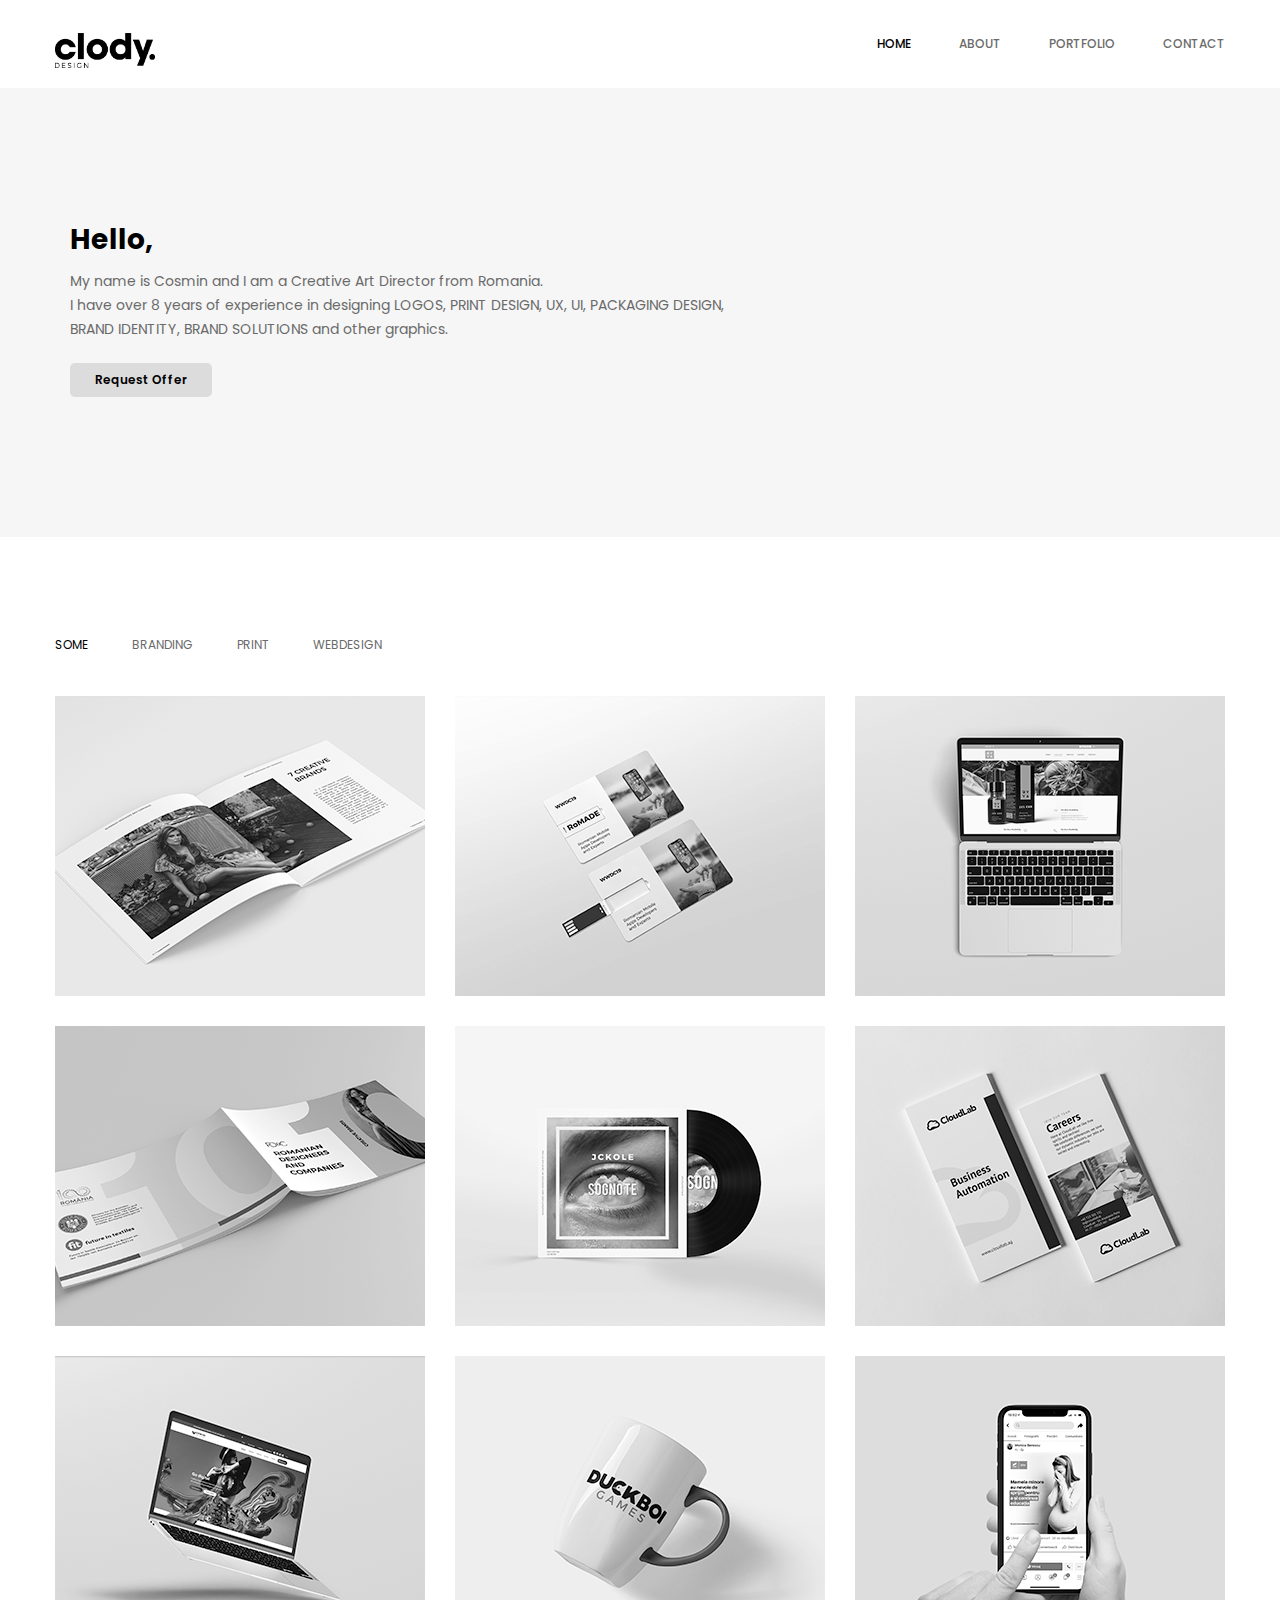
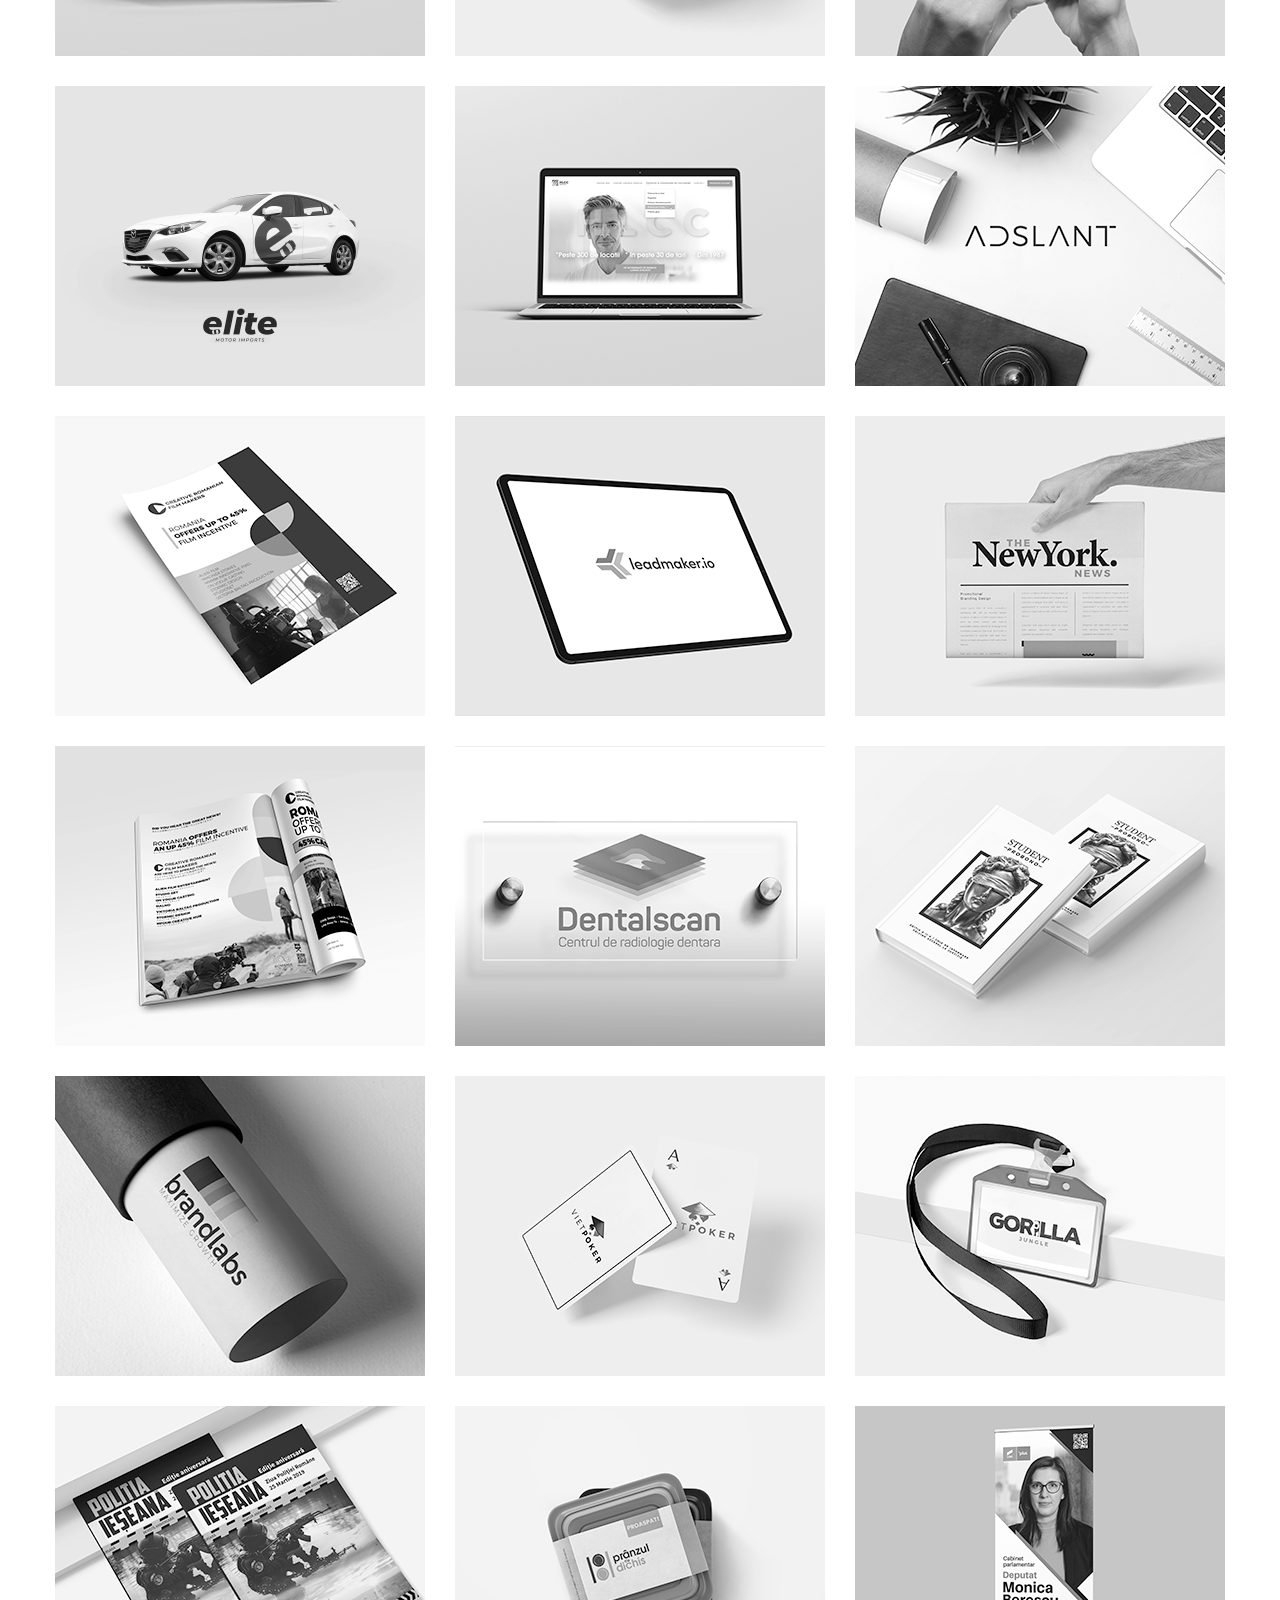
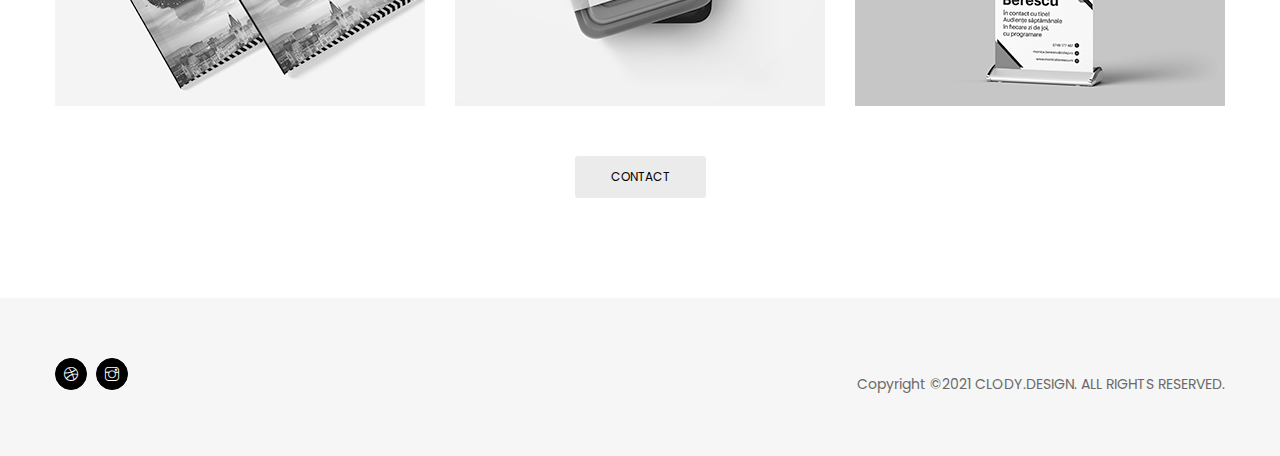
<file: index.html>
<!doctype html>
<html class="no-js" lang="zxx">
    <head>
        <meta charset="utf-8">
        <meta http-equiv="x-ua-compatible" content="ie=edge">
        <title>Clody.design</title>
        <meta name="description" content="">
        <meta name="viewport" content="width=device-width, initial-scale=1">

        <link rel="manifest" href="site.webmanifest">
		<link rel="shortcut icon" type="image/x-icon" href="img/favicon.ico">
        <!-- Place favicon.ico in the root directory -->

		<!-- CSS here -->
        <link rel="stylesheet" href="css/bootstrap.min.css">
        <link rel="stylesheet" href="css/owl.carousel.min.css">
        <link rel="stylesheet" href="css/animate.min.css">
        <link rel="stylesheet" href="css/magnific-popup.css">
        <link rel="stylesheet" href="css/fontawesome-all.min.css">
        <link rel="stylesheet" href="css/meanmenu.css">
        <link rel="stylesheet" href="css/themify-icons.css">
        <link rel="stylesheet" href="css/slick.css">
        <link rel="stylesheet" href="css/default.css">
        <link rel="stylesheet" href="css/style.css">
        <link rel="stylesheet" href="css/responsive.css">
    </head>
    <body>
        <!--[if lte IE 9]>
            <p class="browserupgrade">You are using an <strong>outdated</strong> browser. Please <a href="https://browsehappy.com/">upgrade your browser</a> to improve your experience and security.</p>
        <![endif]-->
		<header>
			<!-- header-top-area-start -->
			<div class="header-top-area">
				<div class="container">
					<div class="row">
						<div class="col-xl-3 col-lg-3">
							<div class="logo">
								<a href="index.html"><img src="img/logo/logo.png" alt="" /></a>
							</div>
						</div>
						<div class="col-xl-9 col-lg-9">
							<div class="main-menu text-right">
								<nav id="mobile-menu">
									<ul>
										<li class="active"><a href="index.html">home</a></li>
										<li><a href="about.html">about</a></li>
										<li><a href="portfolio-3-col.html">portfolio</a></li>
										
										<li><a href="contact.html">contact</a></li>
									</ul>
								</nav>
							</div>
							<div class="mobile-menu"></div>
						</div>
					</div>
				</div>
			</div>
			<!-- header-top-area-end -->
		</header>
		<!-- slider-area-start -->
		<div class="slider-area">
			<div class="slider-wrapper pt-135 pb-140">
				<div class="container">
					<div class="col-xl-8">
						<div class="slider-content">
							<h3><span>Hello,</span></h3>
							<p>My name is Cosmin and I am a Creative Art Director from Romania.<br>
								I have over 8 years of experience in designing LOGOS, PRINT DESIGN, UX, UI, PACKAGING DESIGN, BRAND IDENTITY, BRAND SOLUTIONS and other graphics.</p>
							<div class="slider-button">
								<a href="contact.html">Request offer</a>
							</div>
						</div>	
					</div>
				</div>
			</div>
		</div>
		<!-- slider-area-end -->
		<!-- portfolio-area start -->
		<div class="portfolio-area  pt-95 pb-100">
			<div class="container">
				<div class="row">
					<div class="col-xl-12">
						<div class="portfolio-menu mb-40">
							<button class="active" data-filter=".cat0">SOME</button>
							<button data-filter=".cat1">BRANDING</button>
							<button data-filter=".cat2">PRINT</button>
							<button data-filter=".cat3">WEBDESIGN</button>
						</div>
					</div>
				</div>
				<div class="row grid">
					<div class="col-xl-4 col-lg-4 col-md-6 grid-item cat0">
						<div class="portfolio-wrapper mb-30">
							<div class="portfolio-img">
								<a class="image-link" href="img/portfolio/portfolio-3/1.1.jpg"><img src="img/portfolio/portfolio-3/1.png" alt="" /></a>
								<div class="portfolio-content">
									<h4><a href="#">VIENNA FASHION WEEK</a></h4>
									<span>PRINT</span>
								</div>
							</div>
						</div>
					</div>
					<div class="col-xl-4 col-lg-4 col-md-6 grid-item cat0 ">
						<div class="portfolio-wrapper mb-30">
							<div class="portfolio-img">
								<a class="image-link" href="img/portfolio/portfolio-3/2.1.jpg"><img src="img/portfolio/portfolio-3/2.png" alt="" /></a>
								<div class="portfolio-content">
									<h4><a href="#">WWDC19</a></h4>
									<span>PRINT</span>
								</div>
							</div>
						</div>
					</div>
					<div class="col-xl-4 col-lg-4 col-md-6 grid-item cat3 cat0 ">
						<div class="portfolio-wrapper mb-30">
							<div class="portfolio-img">
								<a class="image-link" href="img/portfolio/portfolio-3/3.1.png"><img src="img/portfolio/portfolio-3/3.png" alt="" /></a>
								<div class="portfolio-content">
									<h4><a href="#">OVVA WEBDESIGN</a></h4>
									<span>WEBDESIGN</span>
								</div>
							</div>
						</div>
					</div>
					<div class="col-xl-4 col-lg-4 col-md-6 grid-item cat0 ">
						<div class="portfolio-wrapper mb-30">
							<div class="portfolio-img">
								<a class="image-link" href="img/portfolio/portfolio-3/4.1.png"><img src="img/portfolio/portfolio-3/4.png" alt="" /></a>
								<div class="portfolio-content">
									<h4><a href="#">NEW YORK FASHION WEEK</a></h4>
									<span>PRINT</span>
								</div>
							</div>
						</div>
					</div>
					<div class="col-xl-4 col-lg-4 col-md-6 grid-item cat0 ">
						<div class="portfolio-wrapper mb-30">
							<div class="portfolio-img">
								<a class="image-link" href="img/portfolio/portfolio-3/5.1.jpg"><img src="img/portfolio/portfolio-3/5.png" alt="" /></a>
								<div class="portfolio-content">
									<h4><a href="#">COVER JCKOLE</a></h4>
									<span>PRINT</span>
								</div>
							</div>
						</div>
					</div>
					<div class="col-xl-4 col-lg-4 col-md-6 grid-item cat0 ">
						<div class="portfolio-wrapper mb-30">
							<div class="portfolio-img">
								<a class="image-link" href="img/portfolio/portfolio-3/6.1.png"><img src="img/portfolio/portfolio-3/6.png" alt="" /></a>
								<div class="portfolio-content">
									<h4><a href="#">CLOUDLAB</a></h4>
									<span>PRINT</span>
								</div>
							</div>
						</div>
					</div>
					<div class="col-xl-4 col-lg-4 col-md-6 grid-item cat0 ">
						<div class="portfolio-wrapper mb-30">
							<div class="portfolio-img">
								<a class="image-link" href="img/portfolio/portfolio-3/7.1.png"><img src="img/portfolio/portfolio-3/7.png" alt="" /></a>
								<div class="portfolio-content">
									<h4><a href="#">GEMINI CAD SYSTEM</a></h4>
									<span>WEBDESIGN</span>
								</div>
							</div>
						</div>
					</div>
					<div class="col-xl-4 col-lg-4 col-md-6 grid-item cat0 ">
						<div class="portfolio-wrapper mb-30">
							<div class="portfolio-img">
								<a class="image-link" href="img/portfolio/portfolio-3/8.1.png"><img src="img/portfolio/portfolio-3/8.png" alt="" /></a>
								<div class="portfolio-content">
									<h4><a href="#">DUCKBOY</a></h4>
									<span>BRANDING</span>
								</div>
							</div>
						</div>
					</div>
					<div class="col-xl-4 col-lg-4 col-md-6 grid-item cat3 cat0 ">
						<div class="portfolio-wrapper mb-30">
							<div class="portfolio-img">
								<a class="image-link" href="img/portfolio/portfolio-3/9.1.png"><img src="img/portfolio/portfolio-3/9.png" alt="" /></a>
								<div class="portfolio-content">
									<h4><a href="#">USR+PLUS</a></h4>
									<span>WEBDESIGN</span>
								</div>
							</div>
						</div>
					</div>
					<div class="col-xl-4 col-lg-4 col-md-6 grid-item cat1">
						<div class="portfolio-wrapper mb-30">
							<div class="portfolio-img">
								<a class="image-link" href="img/portfolio/portfolio-3/10.1.png"><img src="img/portfolio/portfolio-3/10.png" alt="" /></a>
								<div class="portfolio-content">
									<h4><a href="#">ELITE</a></h4>
									<span>BRANDING</span>
								</div>
							</div>
						</div>
					</div>
					<div class="col-xl-4 col-lg-4 col-md-6 grid-item cat3">
						<div class="portfolio-wrapper mb-30">
							<div class="portfolio-img">
								<a class="image-link" href="img/portfolio/portfolio-3/11.1.png"><img src="img/portfolio/portfolio-3/11.png" alt="" /></a>
								<div class="portfolio-content">
									<h4><a href="#">HLCC</a></h4>
									<span>WEBDESIGN</span>
								</div>
							</div>
						</div>
					</div>
					<div class="col-xl-4 col-lg-4 col-md-6 grid-item cat1">
						<div class="portfolio-wrapper mb-30">
							<div class="portfolio-img">
								<a class="image-link" href="img/portfolio/portfolio-3/12.1.png"><img src="img/portfolio/portfolio-3/12.png" alt="" /></a>
								<div class="portfolio-content">
									<h4><a href="#">ADSLANT</a></h4>
									<span>BRANDING</span>
								</div>
							</div>
						</div>
					</div>
					<div class="col-xl-4 col-lg-4 col-md-6 grid-item cat2">
						<div class="portfolio-wrapper mb-30">
							<div class="portfolio-img">
								<a class="image-link" href="img/portfolio/portfolio-3/13.1.png"><img src="img/portfolio/portfolio-3/13.png" alt="" /></a>
								<div class="portfolio-content">
									<h4><a href="#">CREATIVE ROMANIAN FILM MAKERS</a></h4>
									<span>PRINT</span>
								</div>
							</div>
						</div>
					</div>
					<div class="col-xl-4 col-lg-4 col-md-6 grid-item cat1">
						<div class="portfolio-wrapper mb-30">
							<div class="portfolio-img">
								<a class="image-link" href="img/portfolio/portfolio-3/14.1.png"><img src="img/portfolio/portfolio-3/14.png" alt="" /></a>
								<div class="portfolio-content">
									<h4><a href="#">LEADMAKER.IO</a></h4>
									<span>BRANDING</span>
								</div>
							</div>
						</div>
					</div>
					<div class="col-xl-4 col-lg-4 col-md-6 grid-item cat1">
						<div class="portfolio-wrapper mb-30">
							<div class="portfolio-img">
								<a class="image-link" href="img/portfolio/portfolio-3/15.1.png"><img src="img/portfolio/portfolio-3/15.png" alt="" /></a>
								<div class="portfolio-content">
									<h4><a href="#">THE NEWYORK NEWS</a></h4>
									<span>BRANDING</span>
								</div>
							</div>
						</div>
					</div>
					<div class="col-xl-4 col-lg-4 col-md-6 grid-item cat2">
						<div class="portfolio-wrapper mb-30">
							<div class="portfolio-img">
								<a class="image-link" href="img/portfolio/portfolio-3/16.1.png"><img src="img/portfolio/portfolio-3/16.png" alt="" /></a>
								<div class="portfolio-content">
									<h4><a href="#">TIFFCOM JAPAN</a></h4>
									<span>PRINT</span>
								</div>
							</div>
						</div>
					</div>
					<div class="col-xl-4 col-lg-4 col-md-6 grid-item cat1">
						<div class="portfolio-wrapper mb-30">
							<div class="portfolio-img">
								<a class="image-link" href="img/portfolio/portfolio-3/17.1.png"><img src="img/portfolio/portfolio-3/17.png" alt="" /></a>
								<div class="portfolio-content">
									<h4><a href="#">DENTALSCAN</a></h4>
									<span>BRANDING</span>
								</div>
							</div>
						</div>
					</div>
					<div class="col-xl-4 col-lg-4 col-md-6 grid-item cat2">
						<div class="portfolio-wrapper mb-30">
							<div class="portfolio-img">
								<a class="image-link" href="img/portfolio/portfolio-3/18.1.png"><img src="img/portfolio/portfolio-3/18.png" alt="" /></a>
								<div class="portfolio-content">
									<h4><a href="#">STUDENT PROBONO</a></h4>
									<span>PRINT</span>
								</div>
							</div>
						</div>
					</div>
					<div class="col-xl-4 col-lg-4 col-md-6 grid-item cat1">
						<div class="portfolio-wrapper mb-30">
							<div class="portfolio-img">
								<a class="image-link" href="img/portfolio/portfolio-3/19.1.png"><img src="img/portfolio/portfolio-3/19.png" alt="" /></a>
								<div class="portfolio-content">
									<h4><a href="#">BRANDLABS</a></h4>
									<span>BRANDING</span>
								</div>
							</div>
						</div>
					</div>
					<div class="col-xl-4 col-lg-4 col-md-6 grid-item cat1">
						<div class="portfolio-wrapper mb-30">
							<div class="portfolio-img">
								<a class="image-link" href="img/portfolio/portfolio-3/20.1.png"><img src="img/portfolio/portfolio-3/20.png" alt="" /></a>
								<div class="portfolio-content">
									<h4><a href="#">VIERPOKER</a></h4>
									<span>BRANDING</span>
								</div>
							</div>
						</div>
					</div>
					<div class="col-xl-4 col-lg-4 col-md-6 grid-item cat1">
						<div class="portfolio-wrapper mb-30">
							<div class="portfolio-img">
								<a class="image-link" href="img/portfolio/portfolio-3/21.1.png"><img src="img/portfolio/portfolio-3/21.png" alt="" /></a>
								<div class="portfolio-content">
									<h4><a href="#">GORILLA</a></h4>
									<span>BRANDING</span>
								</div>
							</div>
						</div>
					</div>
					<div class="col-xl-4 col-lg-4 col-md-6 grid-item cat1">
						<div class="portfolio-wrapper mb-30">
							<div class="portfolio-img">
								<a class="image-link" href="img/portfolio/portfolio-3/22.1.png"><img src="img/portfolio/portfolio-3/22.png" alt="" /></a>
								<div class="portfolio-content">
									<h4><a href="#">POLICE MAGAZINE</a></h4>
									<span>PRINT</span>
								</div>
							</div>
						</div>
					</div>
					<div class="col-xl-4 col-lg-4 col-md-6 grid-item cat2">
						<div class="portfolio-wrapper mb-30">
							<div class="portfolio-img">
								<a class="image-link" href="img/portfolio/portfolio-3/23.1.png"><img src="img/portfolio/portfolio-3/23.png" alt="" /></a>
								<div class="portfolio-content">
									<h4><a href="#">PRANZUL CU DICHIS</a></h4>
									<span>BRANDING</span>
								</div>
							</div>
						</div>
					</div>
					<div class="col-xl-4 col-lg-4 col-md-6 grid-item cat2">
						<div class="portfolio-wrapper mb-30">
							<div class="portfolio-img">
								<a class="image-link" href="img/portfolio/portfolio-3/24.1.jpg"><img src="img/portfolio/portfolio-3/24.png" alt="" /></a>
								<div class="portfolio-content">
									<h4><a href="#">USR+PLUS ROLL-UP</a></h4>
									<span>PRINT</span>
								</div>
							</div>
						</div>
					</div>
				</div>
			</div>
				<div class="portfolio-btn mt-20 text-center">
					<a class="btn" href="contact.html">CONTACT</a>
				</div>
			</div>
		</div>
		<!-- portfolio-area end -->
		<!-- footer-area-start -->
		<footer>
			<div class="footer-area gray-bg pt-60 pb-40">
				<div class="container">
					<div class="row">
						<div class="col-xl-5 col-lg-5 col-md-5 mb-20">
							<div class="footer-icon">
								<a href="https://dribbble.com/sanducosmin"><span class="ti-dribbble"></span></a>
								<a href="https://instagram.com/clody.design?utm_medium=copy_link"><span class="ti-instagram"></span></a>
							</div>
						</div>
						<div class="col-xl-7 col-lg-7 col-md-7 mb-20">
							<div class="copyright text-md-right">
								<p>Copyright ©2021 CLODY.DESIGN. ALL RIGHTS RESERVED.</p>
							</div>
						</div>
					</div>
				</div>
			</div>
		</footer>
		<!-- footer-area-end -->
		
		
		
		
		
		
		
		
		
		
		



		<!-- JS here -->
        <script src="js/vendor/modernizr-3.5.0.min.js"></script>
        <script src="js/vendor/jquery-1.12.4.min.js"></script>
        <script src="js/popper.min.js"></script>
        <script src="js/bootstrap.min.js"></script>
        <script src="js/owl.carousel.min.js"></script>
        <script src="js/isotope.pkgd.min.js"></script>
        <script src="js/jquery.magnific-popup.min.js"></script>
        <script src="js/slick.min.js"></script>
        <script src="js/jquery.meanmenu.min.js"></script>
        <script src="js/ajax-form.js"></script>
        <script src="js/wow.min.js"></script>
        <script src="js/jquery.scrollUp.min.js"></script>
        <script src="js/imagesloaded.pkgd.min.js"></script>
        <script src="js/jquery.magnific-popup.min.js"></script>
        <script src="js/plugins.js"></script>
        <script src="js/main.js"></script>
    </body>
</html>
</file>
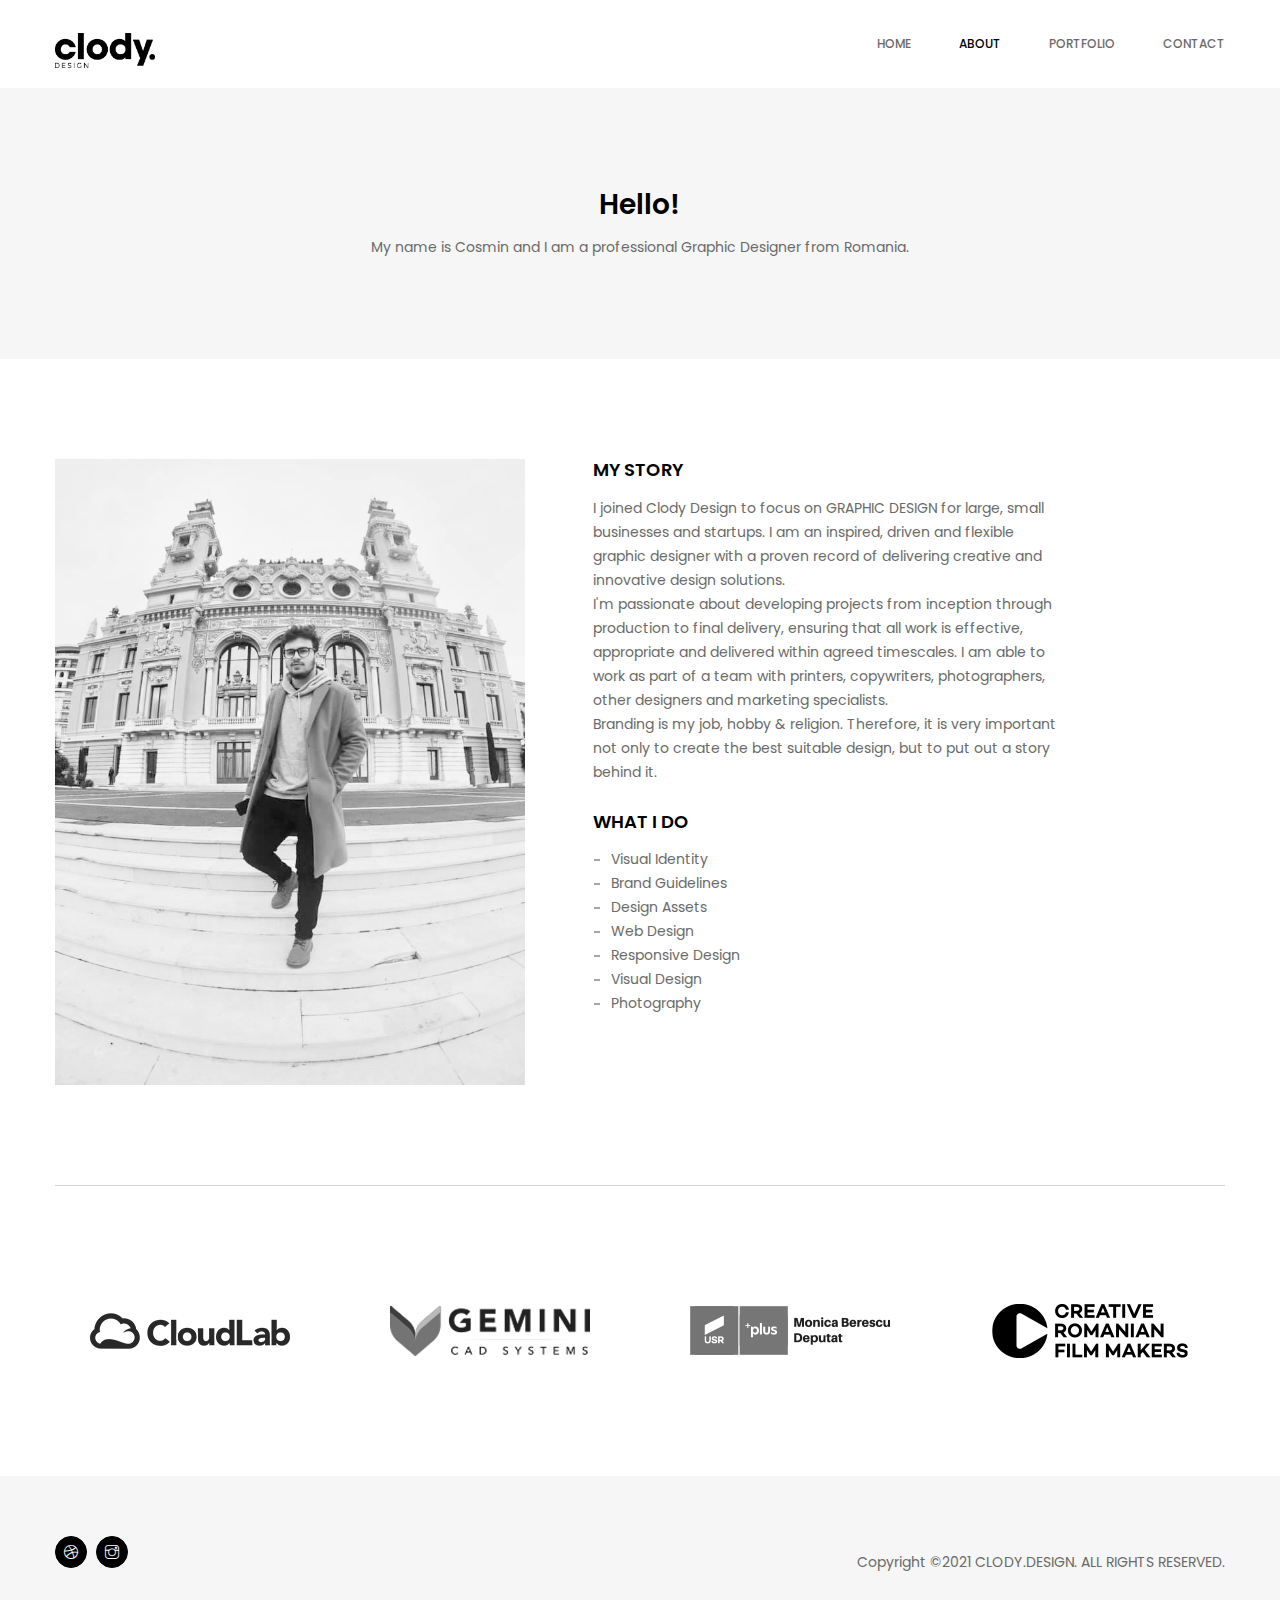
<file: about.html>
<!doctype html>
<html class="no-js" lang="zxx">
    <head>
        <meta charset="utf-8">
        <meta http-equiv="x-ua-compatible" content="ie=edge">
        <title>Clody.design</title>
        <meta name="description" content="">
        <meta name="viewport" content="width=device-width, initial-scale=1">

        <link rel="manifest" href="site.webmanifest">
		<link rel="shortcut icon" type="image/x-icon" href="img/favicon.ico">
        <!-- Place favicon.ico in the root directory -->

		<!-- CSS here -->
        <link rel="stylesheet" href="css/bootstrap.min.css">
        <link rel="stylesheet" href="css/owl.carousel.min.css">
        <link rel="stylesheet" href="css/animate.min.css">
        <link rel="stylesheet" href="css/magnific-popup.css">
        <link rel="stylesheet" href="css/fontawesome-all.min.css">
        <link rel="stylesheet" href="css/meanmenu.css">
        <link rel="stylesheet" href="css/themify-icons.css">
        <link rel="stylesheet" href="css/slick.css">
        <link rel="stylesheet" href="css/default.css">
        <link rel="stylesheet" href="css/style.css">
        <link rel="stylesheet" href="css/responsive.css">
    </head>
    <body>
        <!--[if lte IE 9]>
            <p class="browserupgrade">You are using an <strong>outdated</strong> browser. Please <a href="https://browsehappy.com/">upgrade your browser</a> to improve your experience and security.</p>
        <![endif]-->
		<header>
			<!-- header-top-area-start -->
			<div class="header-top-area">
				<div class="container">
					<div class="row">
						<div class="col-xl-3 col-lg-3">
							<div class="logo">
								<a href="index.html"><img src="img/logo/logo.png" alt="" /></a>
							</div>
						</div>
						<div class="col-xl-9 col-lg-9">
							<div class="main-menu text-right">
								<nav id="mobile-menu">
									<ul>
										<li><a href="index.html">home</a></li>
										<li class="active"><a href="about.html">about</a></li>
										<li><a href="portfolio-3-col.html">portfolio</a></li>
										
										<li><a href="contact.html">contact</a></li>
									</ul>
								</nav>
							</div>
							<div class="mobile-menu"></div>
						</div>
					</div>
				</div>
			</div>
			<!-- header-top-area-end -->
		</header>
		<!-- breadcrumb-area-start -->
		<div class="breadcrumb-area pt-100 pb-100 gray-bg">
			<div class="container">
				<div class="row">
					<div class="col-xl-8 col-lg-8 offset-lg-2 offset-xl-2">
						<div class="breadcrumb-text text-center">
							<h3>Hello!</h3>
							<p>My name is Cosmin and I am a professional Graphic Designer from Romania.</p>
						</div>
					</div>
				</div>
			</div>
		</div>
		<!-- breadcrumb-area-end -->
		<!-- about-area-start -->
		<div class="about-area pt-100 pb-70">
			<div class="container">
				<div class="row">
					<div class="col-xl-5 col-lg-5 mb-30">
						<div class="about-img">
							<img src="img/about/1.png" alt="" />
						</div>
					</div>
					<div class="col-xl-7 col-lg-7">
						<div class="about-wrapper">
							<div class="about-text">
								<h4 class="about-title">My story</h4>
								<p>	I joined Clody Design to focus on GRAPHIC DESIGN for large, small businesses and startups. I am an inspired, driven and flexible 		graphic designer with a proven record of delivering creative and innovative design solutions.<br>

									I'm passionate about developing projects from inception through production to final delivery, ensuring that all work is effective, appropriate and delivered within agreed timescales. I am able to work as part of a team with printers, copywriters, photographers, other designers and marketing specialists.<br>
									
									Branding is my job, hobby & religion. Therefore, it is very important not only to create the best suitable design, but to put out a story behind it.</p>
								<h4 class="about-title">What I Do</h4>
								<ul class="about-link">
									<li>Visual Identity</li>
									<li>Brand Guidelines</li>
									<li>Design Assets</li>
									<li>Web Design</li>
									<li>Responsive Design</li>
									<li>Visual Design</li>
									<li>Photography</li>
								</ul>
							</div>
						</div>
					</div>
				</div>
			</div>
		</div>
		<!-- about-area-end -->
		<!-- brand-area-start -->
		<div class="brand-are pb-100">
			<div class="container">
				<div class="brand-border pt-100">
					<div class="row justify-content-between">
						<div class="brand-active owl-carousel">
							<div class="col-xl-12">
								<div class="brand-wrapper text-center">
									<div class="brand-img">
										<img src="img/brand/brand1.png" alt="" />
									</div>
								</div>
							</div>
							<div class="col-xl-12">
								<div class="brand-wrapper text-center">
									<div class="brand-img">
										<img src="img/brand/brand2.png" alt="" />
									</div>
								</div>
							</div>
							<div class="col-xl-12">
								<div class="brand-wrapper text-center">
									<div class="brand-img">
										<img src="img/brand/brand3.png" alt="" />
									</div>
								</div>
							</div>
							<div class="col-xl-12">
								<div class="brand-wrapper text-center">
									<div class="brand-img">
										<img src="img/brand/brand4.png" alt="" />
									</div>
								</div>
							</div>
							<div class="col-xl-12">
								<div class="brand-wrapper text-center">
									<div class="brand-img">
										<img src="img/brand/brand5.png" alt="" />
									</div>
								</div>
							</div>
							<div class="col-xl-12">
								<div class="brand-wrapper text-center">
									<div class="brand-img">
										<img src="img/brand/brand6.png" alt="" />
									</div>
								</div>
							</div>
							<div class="col-xl-12">
								<div class="brand-wrapper text-center">
									<div class="brand-img">
										<img src="img/brand/brand7.png" alt="" />
									</div>
								</div>
							</div>
						</div>
					</div>
				</div>
			</div>
		</div>
		<!-- brand-area-end -->
		<!-- footer-area-start -->
		<footer>
			<div class="footer-area gray-bg pt-60 pb-40">
				<div class="container">
					<div class="row">
						<div class="col-xl-5 col-lg-5 col-md-5 mb-20">
							<div class="footer-icon">
								<a href="https://dribbble.com/sanducosmin"><span class="ti-dribbble"></span></a>
								<a href="https://instagram.com/clody.design?utm_medium=copy_link"><span class="ti-instagram"></span></a>
							</div>
						</div>
						<div class="col-xl-7 col-lg-7 col-md-7 mb-20">
							<div class="copyright text-md-right">
								<p>Copyright ©2021 CLODY.DESIGN. ALL RIGHTS RESERVED.</p>
							</div>
						</div>
					</div>
				</div>
			</div>
		</footer>
		<!-- footer-area-end -->
		
		
		
		
		
		
		
		
		
		
		



		<!-- JS here -->
        <script src="js/vendor/modernizr-3.5.0.min.js"></script>
        <script src="js/vendor/jquery-1.12.4.min.js"></script>
        <script src="js/popper.min.js"></script>
        <script src="js/bootstrap.min.js"></script>
        <script src="js/owl.carousel.min.js"></script>
        <script src="js/isotope.pkgd.min.js"></script>
        <script src="js/jquery.magnific-popup.min.js"></script>
        <script src="js/slick.min.js"></script>
        <script src="js/jquery.meanmenu.min.js"></script>
        <script src="js/ajax-form.js"></script>
        <script src="js/wow.min.js"></script>
        <script src="js/jquery.scrollUp.min.js"></script>
        <script src="js/imagesloaded.pkgd.min.js"></script>
        <script src="js/jquery.magnific-popup.min.js"></script>
        <script src="js/plugins.js"></script>
        <script src="js/main.js"></script>
    </body>
</html>
</file>
<file: css/themify-icons.css>
@font-face {
	font-family: 'themify';
	src:url('../fonts/themify.eot?-fvbane');
	src:url('../fonts/themify.eot?#iefix-fvbane') format('embedded-opentype'),
		url('../fonts/themify.woff?-fvbane') format('woff'),
		url('../fonts/themify.ttf?-fvbane') format('truetype'),
		url('../fonts/themify.svg?-fvbane#themify') format('svg');
	font-weight: normal;
	font-style: normal;
}

[class^="ti-"], [class*=" ti-"] {
	font-family: 'themify';
	speak: none;
	font-style: normal;
	font-weight: normal;
	font-variant: normal;
	text-transform: none;
	line-height: 1;

	/* Better Font Rendering =========== */
	-webkit-font-smoothing: antialiased;
	-moz-osx-font-smoothing: grayscale;
}

.ti-wand:before {
	content: "\e600";
}
.ti-volume:before {
	content: "\e601";
}
.ti-user:before {
	content: "\e602";
}
.ti-unlock:before {
	content: "\e603";
}
.ti-unlink:before {
	content: "\e604";
}
.ti-trash:before {
	content: "\e605";
}
.ti-thought:before {
	content: "\e606";
}
.ti-target:before {
	content: "\e607";
}
.ti-tag:before {
	content: "\e608";
}
.ti-tablet:before {
	content: "\e609";
}
.ti-star:before {
	content: "\e60a";
}
.ti-spray:before {
	content: "\e60b";
}
.ti-signal:before {
	content: "\e60c";
}
.ti-shopping-cart:before {
	content: "\e60d";
}
.ti-shopping-cart-full:before {
	content: "\e60e";
}
.ti-settings:before {
	content: "\e60f";
}
.ti-search:before {
	content: "\e610";
}
.ti-zoom-in:before {
	content: "\e611";
}
.ti-zoom-out:before {
	content: "\e612";
}
.ti-cut:before {
	content: "\e613";
}
.ti-ruler:before {
	content: "\e614";
}
.ti-ruler-pencil:before {
	content: "\e615";
}
.ti-ruler-alt:before {
	content: "\e616";
}
.ti-bookmark:before {
	content: "\e617";
}
.ti-bookmark-alt:before {
	content: "\e618";
}
.ti-reload:before {
	content: "\e619";
}
.ti-plus:before {
	content: "\e61a";
}
.ti-pin:before {
	content: "\e61b";
}
.ti-pencil:before {
	content: "\e61c";
}
.ti-pencil-alt:before {
	content: "\e61d";
}
.ti-paint-roller:before {
	content: "\e61e";
}
.ti-paint-bucket:before {
	content: "\e61f";
}
.ti-na:before {
	content: "\e620";
}
.ti-mobile:before {
	content: "\e621";
}
.ti-minus:before {
	content: "\e622";
}
.ti-medall:before {
	content: "\e623";
}
.ti-medall-alt:before {
	content: "\e624";
}
.ti-marker:before {
	content: "\e625";
}
.ti-marker-alt:before {
	content: "\e626";
}
.ti-arrow-up:before {
	content: "\e627";
}
.ti-arrow-right:before {
	content: "\e628";
}
.ti-arrow-left:before {
	content: "\e629";
}
.ti-arrow-down:before {
	content: "\e62a";
}
.ti-lock:before {
	content: "\e62b";
}
.ti-location-arrow:before {
	content: "\e62c";
}
.ti-link:before {
	content: "\e62d";
}
.ti-layout:before {
	content: "\e62e";
}
.ti-layers:before {
	content: "\e62f";
}
.ti-layers-alt:before {
	content: "\e630";
}
.ti-key:before {
	content: "\e631";
}
.ti-import:before {
	content: "\e632";
}
.ti-image:before {
	content: "\e633";
}
.ti-heart:before {
	content: "\e634";
}
.ti-heart-broken:before {
	content: "\e635";
}
.ti-hand-stop:before {
	content: "\e636";
}
.ti-hand-open:before {
	content: "\e637";
}
.ti-hand-drag:before {
	content: "\e638";
}
.ti-folder:before {
	content: "\e639";
}
.ti-flag:before {
	content: "\e63a";
}
.ti-flag-alt:before {
	content: "\e63b";
}
.ti-flag-alt-2:before {
	content: "\e63c";
}
.ti-eye:before {
	content: "\e63d";
}
.ti-export:before {
	content: "\e63e";
}
.ti-exchange-vertical:before {
	content: "\e63f";
}
.ti-desktop:before {
	content: "\e640";
}
.ti-cup:before {
	content: "\e641";
}
.ti-crown:before {
	content: "\e642";
}
.ti-comments:before {
	content: "\e643";
}
.ti-comment:before {
	content: "\e644";
}
.ti-comment-alt:before {
	content: "\e645";
}
.ti-close:before {
	content: "\e646";
}
.ti-clip:before {
	content: "\e647";
}
.ti-angle-up:before {
	content: "\e648";
}
.ti-angle-right:before {
	content: "\e649";
}
.ti-angle-left:before {
	content: "\e64a";
}
.ti-angle-down:before {
	content: "\e64b";
}
.ti-check:before {
	content: "\e64c";
}
.ti-check-box:before {
	content: "\e64d";
}
.ti-camera:before {
	content: "\e64e";
}
.ti-announcement:before {
	content: "\e64f";
}
.ti-brush:before {
	content: "\e650";
}
.ti-briefcase:before {
	content: "\e651";
}
.ti-bolt:before {
	content: "\e652";
}
.ti-bolt-alt:before {
	content: "\e653";
}
.ti-blackboard:before {
	content: "\e654";
}
.ti-bag:before {
	content: "\e655";
}
.ti-move:before {
	content: "\e656";
}
.ti-arrows-vertical:before {
	content: "\e657";
}
.ti-arrows-horizontal:before {
	content: "\e658";
}
.ti-fullscreen:before {
	content: "\e659";
}
.ti-arrow-top-right:before {
	content: "\e65a";
}
.ti-arrow-top-left:before {
	content: "\e65b";
}
.ti-arrow-circle-up:before {
	content: "\e65c";
}
.ti-arrow-circle-right:before {
	content: "\e65d";
}
.ti-arrow-circle-left:before {
	content: "\e65e";
}
.ti-arrow-circle-down:before {
	content: "\e65f";
}
.ti-angle-double-up:before {
	content: "\e660";
}
.ti-angle-double-right:before {
	content: "\e661";
}
.ti-angle-double-left:before {
	content: "\e662";
}
.ti-angle-double-down:before {
	content: "\e663";
}
.ti-zip:before {
	content: "\e664";
}
.ti-world:before {
	content: "\e665";
}
.ti-wheelchair:before {
	content: "\e666";
}
.ti-view-list:before {
	content: "\e667";
}
.ti-view-list-alt:before {
	content: "\e668";
}
.ti-view-grid:before {
	content: "\e669";
}
.ti-uppercase:before {
	content: "\e66a";
}
.ti-upload:before {
	content: "\e66b";
}
.ti-underline:before {
	content: "\e66c";
}
.ti-truck:before {
	content: "\e66d";
}
.ti-timer:before {
	content: "\e66e";
}
.ti-ticket:before {
	content: "\e66f";
}
.ti-thumb-up:before {
	content: "\e670";
}
.ti-thumb-down:before {
	content: "\e671";
}
.ti-text:before {
	content: "\e672";
}
.ti-stats-up:before {
	content: "\e673";
}
.ti-stats-down:before {
	content: "\e674";
}
.ti-split-v:before {
	content: "\e675";
}
.ti-split-h:before {
	content: "\e676";
}
.ti-smallcap:before {
	content: "\e677";
}
.ti-shine:before {
	content: "\e678";
}
.ti-shift-right:before {
	content: "\e679";
}
.ti-shift-left:before {
	content: "\e67a";
}
.ti-shield:before {
	content: "\e67b";
}
.ti-notepad:before {
	content: "\e67c";
}
.ti-server:before {
	content: "\e67d";
}
.ti-quote-right:before {
	content: "\e67e";
}
.ti-quote-left:before {
	content: "\e67f";
}
.ti-pulse:before {
	content: "\e680";
}
.ti-printer:before {
	content: "\e681";
}
.ti-power-off:before {
	content: "\e682";
}
.ti-plug:before {
	content: "\e683";
}
.ti-pie-chart:before {
	content: "\e684";
}
.ti-paragraph:before {
	content: "\e685";
}
.ti-panel:before {
	content: "\e686";
}
.ti-package:before {
	content: "\e687";
}
.ti-music:before {
	content: "\e688";
}
.ti-music-alt:before {
	content: "\e689";
}
.ti-mouse:before {
	content: "\e68a";
}
.ti-mouse-alt:before {
	content: "\e68b";
}
.ti-money:before {
	content: "\e68c";
}
.ti-microphone:before {
	content: "\e68d";
}
.ti-menu:before {
	content: "\e68e";
}
.ti-menu-alt:before {
	content: "\e68f";
}
.ti-map:before {
	content: "\e690";
}
.ti-map-alt:before {
	content: "\e691";
}
.ti-loop:before {
	content: "\e692";
}
.ti-location-pin:before {
	content: "\e693";
}
.ti-list:before {
	content: "\e694";
}
.ti-light-bulb:before {
	content: "\e695";
}
.ti-Italic:before {
	content: "\e696";
}
.ti-info:before {
	content: "\e697";
}
.ti-infinite:before {
	content: "\e698";
}
.ti-id-badge:before {
	content: "\e699";
}
.ti-hummer:before {
	content: "\e69a";
}
.ti-home:before {
	content: "\e69b";
}
.ti-help:before {
	content: "\e69c";
}
.ti-headphone:before {
	content: "\e69d";
}
.ti-harddrives:before {
	content: "\e69e";
}
.ti-harddrive:before {
	content: "\e69f";
}
.ti-gift:before {
	content: "\e6a0";
}
.ti-game:before {
	content: "\e6a1";
}
.ti-filter:before {
	content: "\e6a2";
}
.ti-files:before {
	content: "\e6a3";
}
.ti-file:before {
	content: "\e6a4";
}
.ti-eraser:before {
	content: "\e6a5";
}
.ti-envelope:before {
	content: "\e6a6";
}
.ti-download:before {
	content: "\e6a7";
}
.ti-direction:before {
	content: "\e6a8";
}
.ti-direction-alt:before {
	content: "\e6a9";
}
.ti-dashboard:before {
	content: "\e6aa";
}
.ti-control-stop:before {
	content: "\e6ab";
}
.ti-control-shuffle:before {
	content: "\e6ac";
}
.ti-control-play:before {
	content: "\e6ad";
}
.ti-control-pause:before {
	content: "\e6ae";
}
.ti-control-forward:before {
	content: "\e6af";
}
.ti-control-backward:before {
	content: "\e6b0";
}
.ti-cloud:before {
	content: "\e6b1";
}
.ti-cloud-up:before {
	content: "\e6b2";
}
.ti-cloud-down:before {
	content: "\e6b3";
}
.ti-clipboard:before {
	content: "\e6b4";
}
.ti-car:before {
	content: "\e6b5";
}
.ti-calendar:before {
	content: "\e6b6";
}
.ti-book:before {
	content: "\e6b7";
}
.ti-bell:before {
	content: "\e6b8";
}
.ti-basketball:before {
	content: "\e6b9";
}
.ti-bar-chart:before {
	content: "\e6ba";
}
.ti-bar-chart-alt:before {
	content: "\e6bb";
}
.ti-back-right:before {
	content: "\e6bc";
}
.ti-back-left:before {
	content: "\e6bd";
}
.ti-arrows-corner:before {
	content: "\e6be";
}
.ti-archive:before {
	content: "\e6bf";
}
.ti-anchor:before {
	content: "\e6c0";
}
.ti-align-right:before {
	content: "\e6c1";
}
.ti-align-left:before {
	content: "\e6c2";
}
.ti-align-justify:before {
	content: "\e6c3";
}
.ti-align-center:before {
	content: "\e6c4";
}
.ti-alert:before {
	content: "\e6c5";
}
.ti-alarm-clock:before {
	content: "\e6c6";
}
.ti-agenda:before {
	content: "\e6c7";
}
.ti-write:before {
	content: "\e6c8";
}
.ti-window:before {
	content: "\e6c9";
}
.ti-widgetized:before {
	content: "\e6ca";
}
.ti-widget:before {
	content: "\e6cb";
}
.ti-widget-alt:before {
	content: "\e6cc";
}
.ti-wallet:before {
	content: "\e6cd";
}
.ti-video-clapper:before {
	content: "\e6ce";
}
.ti-video-camera:before {
	content: "\e6cf";
}
.ti-vector:before {
	content: "\e6d0";
}
.ti-themify-logo:before {
	content: "\e6d1";
}
.ti-themify-favicon:before {
	content: "\e6d2";
}
.ti-themify-favicon-alt:before {
	content: "\e6d3";
}
.ti-support:before {
	content: "\e6d4";
}
.ti-stamp:before {
	content: "\e6d5";
}
.ti-split-v-alt:before {
	content: "\e6d6";
}
.ti-slice:before {
	content: "\e6d7";
}
.ti-shortcode:before {
	content: "\e6d8";
}
.ti-shift-right-alt:before {
	content: "\e6d9";
}
.ti-shift-left-alt:before {
	content: "\e6da";
}
.ti-ruler-alt-2:before {
	content: "\e6db";
}
.ti-receipt:before {
	content: "\e6dc";
}
.ti-pin2:before {
	content: "\e6dd";
}
.ti-pin-alt:before {
	content: "\e6de";
}
.ti-pencil-alt2:before {
	content: "\e6df";
}
.ti-palette:before {
	content: "\e6e0";
}
.ti-more:before {
	content: "\e6e1";
}
.ti-more-alt:before {
	content: "\e6e2";
}
.ti-microphone-alt:before {
	content: "\e6e3";
}
.ti-magnet:before {
	content: "\e6e4";
}
.ti-line-double:before {
	content: "\e6e5";
}
.ti-line-dotted:before {
	content: "\e6e6";
}
.ti-line-dashed:before {
	content: "\e6e7";
}
.ti-layout-width-full:before {
	content: "\e6e8";
}
.ti-layout-width-default:before {
	content: "\e6e9";
}
.ti-layout-width-default-alt:before {
	content: "\e6ea";
}
.ti-layout-tab:before {
	content: "\e6eb";
}
.ti-layout-tab-window:before {
	content: "\e6ec";
}
.ti-layout-tab-v:before {
	content: "\e6ed";
}
.ti-layout-tab-min:before {
	content: "\e6ee";
}
.ti-layout-slider:before {
	content: "\e6ef";
}
.ti-layout-slider-alt:before {
	content: "\e6f0";
}
.ti-layout-sidebar-right:before {
	content: "\e6f1";
}
.ti-layout-sidebar-none:before {
	content: "\e6f2";
}
.ti-layout-sidebar-left:before {
	content: "\e6f3";
}
.ti-layout-placeholder:before {
	content: "\e6f4";
}
.ti-layout-menu:before {
	content: "\e6f5";
}
.ti-layout-menu-v:before {
	content: "\e6f6";
}
.ti-layout-menu-separated:before {
	content: "\e6f7";
}
.ti-layout-menu-full:before {
	content: "\e6f8";
}
.ti-layout-media-right-alt:before {
	content: "\e6f9";
}
.ti-layout-media-right:before {
	content: "\e6fa";
}
.ti-layout-media-overlay:before {
	content: "\e6fb";
}
.ti-layout-media-overlay-alt:before {
	content: "\e6fc";
}
.ti-layout-media-overlay-alt-2:before {
	content: "\e6fd";
}
.ti-layout-media-left-alt:before {
	content: "\e6fe";
}
.ti-layout-media-left:before {
	content: "\e6ff";
}
.ti-layout-media-center-alt:before {
	content: "\e700";
}
.ti-layout-media-center:before {
	content: "\e701";
}
.ti-layout-list-thumb:before {
	content: "\e702";
}
.ti-layout-list-thumb-alt:before {
	content: "\e703";
}
.ti-layout-list-post:before {
	content: "\e704";
}
.ti-layout-list-large-image:before {
	content: "\e705";
}
.ti-layout-line-solid:before {
	content: "\e706";
}
.ti-layout-grid4:before {
	content: "\e707";
}
.ti-layout-grid3:before {
	content: "\e708";
}
.ti-layout-grid2:before {
	content: "\e709";
}
.ti-layout-grid2-thumb:before {
	content: "\e70a";
}
.ti-layout-cta-right:before {
	content: "\e70b";
}
.ti-layout-cta-left:before {
	content: "\e70c";
}
.ti-layout-cta-center:before {
	content: "\e70d";
}
.ti-layout-cta-btn-right:before {
	content: "\e70e";
}
.ti-layout-cta-btn-left:before {
	content: "\e70f";
}
.ti-layout-column4:before {
	content: "\e710";
}
.ti-layout-column3:before {
	content: "\e711";
}
.ti-layout-column2:before {
	content: "\e712";
}
.ti-layout-accordion-separated:before {
	content: "\e713";
}
.ti-layout-accordion-merged:before {
	content: "\e714";
}
.ti-layout-accordion-list:before {
	content: "\e715";
}
.ti-ink-pen:before {
	content: "\e716";
}
.ti-info-alt:before {
	content: "\e717";
}
.ti-help-alt:before {
	content: "\e718";
}
.ti-headphone-alt:before {
	content: "\e719";
}
.ti-hand-point-up:before {
	content: "\e71a";
}
.ti-hand-point-right:before {
	content: "\e71b";
}
.ti-hand-point-left:before {
	content: "\e71c";
}
.ti-hand-point-down:before {
	content: "\e71d";
}
.ti-gallery:before {
	content: "\e71e";
}
.ti-face-smile:before {
	content: "\e71f";
}
.ti-face-sad:before {
	content: "\e720";
}
.ti-credit-card:before {
	content: "\e721";
}
.ti-control-skip-forward:before {
	content: "\e722";
}
.ti-control-skip-backward:before {
	content: "\e723";
}
.ti-control-record:before {
	content: "\e724";
}
.ti-control-eject:before {
	content: "\e725";
}
.ti-comments-smiley:before {
	content: "\e726";
}
.ti-brush-alt:before {
	content: "\e727";
}
.ti-youtube:before {
	content: "\e728";
}
.ti-vimeo:before {
	content: "\e729";
}
.ti-twitter:before {
	content: "\e72a";
}
.ti-time:before {
	content: "\e72b";
}
.ti-tumblr:before {
	content: "\e72c";
}
.ti-skype:before {
	content: "\e72d";
}
.ti-share:before {
	content: "\e72e";
}
.ti-share-alt:before {
	content: "\e72f";
}
.ti-rocket:before {
	content: "\e730";
}
.ti-pinterest:before {
	content: "\e731";
}
.ti-new-window:before {
	content: "\e732";
}
.ti-microsoft:before {
	content: "\e733";
}
.ti-list-ol:before {
	content: "\e734";
}
.ti-linkedin:before {
	content: "\e735";
}
.ti-layout-sidebar-2:before {
	content: "\e736";
}
.ti-layout-grid4-alt:before {
	content: "\e737";
}
.ti-layout-grid3-alt:before {
	content: "\e738";
}
.ti-layout-grid2-alt:before {
	content: "\e739";
}
.ti-layout-column4-alt:before {
	content: "\e73a";
}
.ti-layout-column3-alt:before {
	content: "\e73b";
}
.ti-layout-column2-alt:before {
	content: "\e73c";
}
.ti-instagram:before {
	content: "\e73d";
}
.ti-google:before {
	content: "\e73e";
}
.ti-github:before {
	content: "\e73f";
}
.ti-flickr:before {
	content: "\e740";
}
.ti-facebook:before {
	content: "\e741";
}
.ti-dropbox:before {
	content: "\e742";
}
.ti-dribbble:before {
	content: "\e743";
}
.ti-apple:before {
	content: "\e744";
}
.ti-android:before {
	content: "\e745";
}
.ti-save:before {
	content: "\e746";
}
.ti-save-alt:before {
	content: "\e747";
}
.ti-yahoo:before {
	content: "\e748";
}
.ti-wordpress:before {
	content: "\e749";
}
.ti-vimeo-alt:before {
	content: "\e74a";
}
.ti-twitter-alt:before {
	content: "\e74b";
}
.ti-tumblr-alt:before {
	content: "\e74c";
}
.ti-trello:before {
	content: "\e74d";
}
.ti-stack-overflow:before {
	content: "\e74e";
}
.ti-soundcloud:before {
	content: "\e74f";
}
.ti-sharethis:before {
	content: "\e750";
}
.ti-sharethis-alt:before {
	content: "\e751";
}
.ti-reddit:before {
	content: "\e752";
}
.ti-pinterest-alt:before {
	content: "\e753";
}
.ti-microsoft-alt:before {
	content: "\e754";
}
.ti-linux:before {
	content: "\e755";
}
.ti-jsfiddle:before {
	content: "\e756";
}
.ti-joomla:before {
	content: "\e757";
}
.ti-html5:before {
	content: "\e758";
}
.ti-flickr-alt:before {
	content: "\e759";
}
.ti-email:before {
	content: "\e75a";
}
.ti-drupal:before {
	content: "\e75b";
}
.ti-dropbox-alt:before {
	content: "\e75c";
}
.ti-css3:before {
	content: "\e75d";
}
.ti-rss:before {
	content: "\e75e";
}
.ti-rss-alt:before {
	content: "\e75f";
}
</file>
<file: css/default.css>
/* Deafult Margin & Padding */
/*-- Margin Top --*/
.mt-5 {
	margin-top: 5px;
}
.mt-10 {
	margin-top: 10px;
}
.mt-15 {
	margin-top: 15px;
}
.mt-20 {
	margin-top: 20px;
}
.mt-25 {
	margin-top: 25px;
}
.mt-30 {
	margin-top: 30px;
}
.mt-35 {
	margin-top: 35px;
}
.mt-40 {
	margin-top: 40px;
}
.mt-45 {
	margin-top: 45px;
}
.mt-50 {
	margin-top: 50px;
}
.mt-55 {
	margin-top: 55px;
}
.mt-60 {
	margin-top: 60px;
}
.mt-65 {
	margin-top: 65px;
}
.mt-70 {
	margin-top: 70px;
}
.mt-75 {
	margin-top: 75px;
}
.mt-80 {
	margin-top: 80px;
}
.mt-85 {
	margin-top: 85px;
}
.mt-90 {
	margin-top: 90px;
}
.mt-95 {
	margin-top: 95px;
}
.mt-100 {
	margin-top: 100px;
}
.mt-105 {
	margin-top: 105px;
}
.mt-110 {
	margin-top: 110px;
}
.mt-115 {
	margin-top: 115px;
}
.mt-120 {
	margin-top: 120px;
}
.mt-125 {
	margin-top: 125px;
}
.mt-130 {
	margin-top: 130px;
}
.mt-135 {
	margin-top: 135px;
}
.mt-140 {
	margin-top: 140px;
}
.mt-145 {
	margin-top: 145px;
}
.mt-150 {
	margin-top: 150px;
}
.mt-155 {
	margin-top: 155px;
}
.mt-160 {
	margin-top: 160px;
}
.mt-165 {
	margin-top: 165px;
}
.mt-170 {
	margin-top: 170px;
}
.mt-175 {
	margin-top: 175px;
}
.mt-180 {
	margin-top: 180px;
}
.mt-185 {
	margin-top: 185px;
}
.mt-190 {
	margin-top: 190px;
}
.mt-195 {
	margin-top: 195px;
}
.mt-200 {
	margin-top: 200px;
}
/*-- Margin Bottom --*/

.mb-5 {
	margin-bottom: 5px;
}
.mb-10 {
	margin-bottom: 10px;
}
.mb-15 {
	margin-bottom: 15px;
}
.mb-20 {
	margin-bottom: 20px;
}
.mb-25 {
	margin-bottom: 25px;
}
.mb-30 {
	margin-bottom: 30px;
}
.mb-35 {
	margin-bottom: 35px;
}
.mb-40 {
	margin-bottom: 40px;
}
.mb-45 {
	margin-bottom: 45px;
}
.mb-50 {
	margin-bottom: 50px;
}
.mb-55 {
	margin-bottom: 55px;
}
.mb-60 {
	margin-bottom: 60px;
}
.mb-65 {
	margin-bottom: 65px;
}
.mb-70 {
	margin-bottom: 70px;
}
.mb-75 {
	margin-bottom: 75px;
}
.mb-80 {
	margin-bottom: 80px;
}
.mb-85 {
	margin-bottom: 85px;
}
.mb-90 {
	margin-bottom: 90px;
}
.mb-95 {
	margin-bottom: 95px;
}
.mb-100 {
	margin-bottom: 100px;
}
.mb-105 {
	margin-bottom: 105px;
}
.mb-110 {
	margin-bottom: 110px;
}
.mb-115 {
	margin-bottom: 115px;
}
.mb-120 {
	margin-bottom: 120px;
}
.mb-125 {
	margin-bottom: 125px;
}
.mb-130 {
	margin-bottom: 130px;
}
.mb-135 {
	margin-bottom: 135px;
}
.mb-140 {
	margin-bottom: 140px;
}
.mb-145 {
	margin-bottom: 145px;
}
.mb-150 {
	margin-bottom: 150px;
}
.mb-155 {
	margin-bottom: 155px;
}
.mb-160 {
	margin-bottom: 160px;
}
.mb-165 {
	margin-bottom: 165px;
}
.mb-170 {
	margin-bottom: 170px;
}
.mb-175 {
	margin-bottom: 175px;
}
.mb-180 {
	margin-bottom: 180px;
}
.mb-185 {
	margin-bottom: 185px;
}
.mb-190 {
	margin-bottom: 190px;
}
.mb-195 {
	margin-bottom: 195px;
}
.mb-200 {
	margin-bottom: 200px;
}
/*-- Padding Top --*/

.pt-5 {
	padding-top: 5px;
}
.pt-10 {
	padding-top: 10px;
}
.pt-15 {
	padding-top: 15px;
}
.pt-20 {
	padding-top: 20px;
}
.pt-25 {
	padding-top: 25px;
}
.pt-30 {
	padding-top: 30px;
}
.pt-35 {
	padding-top: 35px;
}
.pt-40 {
	padding-top: 40px;
}
.pt-45 {
	padding-top: 45px;
}
.pt-50 {
	padding-top: 50px;
}
.pt-55 {
	padding-top: 55px;
}
.pt-60 {
	padding-top: 60px;
}
.pt-65 {
	padding-top: 65px;
}
.pt-70 {
	padding-top: 70px;
}
.pt-75 {
	padding-top: 75px;
}
.pt-80 {
	padding-top: 80px;
}
.pt-85 {
	padding-top: 85px;
}
.pt-90 {
	padding-top: 90px;
}
.pt-95 {
	padding-top: 95px;
}
.pt-100 {
	padding-top: 100px;
}
.pt-105 {
	padding-top: 105px;
}
.pt-110 {
	padding-top: 110px;
}
.pt-115 {
	padding-top: 115px;
}
.pt-120 {
	padding-top: 120px;
}
.pt-125 {
	padding-top: 125px;
}
.pt-130 {
	padding-top: 130px;
}
.pt-135 {
	padding-top: 135px;
}
.pt-140 {
	padding-top: 140px;
}
.pt-145 {
	padding-top: 145px;
}
.pt-150 {
	padding-top: 150px;
}
.pt-155 {
	padding-top: 155px;
}
.pt-160 {
	padding-top: 160px;
}
.pt-165 {
	padding-top: 165px;
}
.pt-170 {
	padding-top: 170px;
}
.pt-175 {
	padding-top: 175px;
}
.pt-180 {
	padding-top: 180px;
}
.pt-185 {
	padding-top: 185px;
}
.pt-190 {
	padding-top: 190px;
}
.pt-195 {
	padding-top: 195px;
}
.pt-200 {
	padding-top: 200px;
}
/*-- Padding Bottom --*/

.pb-5 {
	padding-bottom: 5px;
}
.pb-10 {
	padding-bottom: 10px;
}
.pb-15 {
	padding-bottom: 15px;
}
.pb-20 {
	padding-bottom: 20px;
}
.pb-25 {
	padding-bottom: 25px;
}
.pb-30 {
	padding-bottom: 30px;
}
.pb-35 {
	padding-bottom: 35px;
}
.pb-40 {
	padding-bottom: 40px;
}
.pb-45 {
	padding-bottom: 45px;
}
.pb-50 {
	padding-bottom: 50px;
}
.pb-55 {
	padding-bottom: 55px;
}
.pb-60 {
	padding-bottom: 60px;
}
.pb-65 {
	padding-bottom: 65px;
}
.pb-70 {
	padding-bottom: 70px;
}
.pb-75 {
	padding-bottom: 75px;
}
.pb-80 {
	padding-bottom: 80px;
}
.pb-85 {
	padding-bottom: 85px;
}
.pb-90 {
	padding-bottom: 90px;
}
.pb-95 {
	padding-bottom: 95px;
}
.pb-100 {
	padding-bottom: 100px;
}
.pb-105 {
	padding-bottom: 105px;
}
.pb-110 {
	padding-bottom: 110px;
}
.pb-115 {
	padding-bottom: 115px;
}
.pb-120 {
	padding-bottom: 120px;
}
.pb-125 {
	padding-bottom: 125px;
}
.pb-130 {
	padding-bottom: 130px;
}
.pb-135 {
	padding-bottom: 135px;
}
.pb-140 {
	padding-bottom: 140px;
}
.pb-145 {
	padding-bottom: 145px;
}
.pb-150 {
	padding-bottom: 150px;
}
.pb-155 {
	padding-bottom: 155px;
}
.pb-160 {
	padding-bottom: 160px;
}
.pb-165 {
	padding-bottom: 165px;
}
.pb-170 {
	padding-bottom: 170px;
}
.pb-175 {
	padding-bottom: 175px;
}
.pb-180 {
	padding-bottom: 180px;
}
.pb-185 {
	padding-bottom: 185px;
}
.pb-190 {
	padding-bottom: 190px;
}
.pb-195 {
	padding-bottom: 195px;
}
.pb-200 {
	padding-bottom: 200px;
}



/*-- Padding Left --*/
.pl-0 {
	padding-left: 0px;
}
.pl-5 {
	padding-left: 5px;
}
.pl-10 {
	padding-left: 10px;
}
.pl-15 {
	padding-left: 15px;
}
.pl-20{
	padding-left: 20px;
}
.pl-25 {
	padding-left: 35px;
}
.pl-30 {
	padding-left: 30px;
}
.pl-35 {
	padding-left: 35px;
}

.pl-35 {
	padding-left: 35px;
}

.pl-40 {
	padding-left: 40px;
}

.pl-45 {
	padding-left: 45px;
}

.pl-50 {
	padding-left: 50px;
}

.pl-55 {
	padding-left: 55px;
}

.pl-60 {
	padding-left: 60px;
}
.pl-65 {
	padding-left: 65px;
}
.pl-70 {
	padding-left: 70px;
}
.pl-75 {
	padding-left: 75px;
}
.pl-80 {
	padding-left: 80px;
}
.pl-85 {
	padding-left: 80px;
}
.pl-90 {
	padding-left: 90px;
}
.pl-95 {
	padding-left: 95px;
}
.pl-100 {
	padding-left: 100px;
}


/*-- Padding Right --*/
.pr-0 {
	padding-right: 0px;
}
.pr-5 {
	padding-right: 5px;
}
.pr-10 {
	padding-right: 10px;
}
.pr-15 {
	padding-right: 15px;
}
.pr-20{
	padding-right: 20px;
}
.pr-25 {
	padding-right: 35px;
}
.pr-30 {
	padding-right: 30px;
}
.pr-35 {
	padding-right: 35px;
}

.pr-35 {
	padding-right: 35px;
}

.pr-40 {
	padding-right: 40px;
}

.pr-45 {
	padding-right: 45px;
}

.pr-50 {
	padding-right: 50px;
}

.pr-55 {
	padding-right: 55px;
}

.pr-60 {
	padding-right: 60px;
}
.pr-65 {
	padding-right: 65px;
}
.pr-70 {
	padding-right: 70px;
}
.pr-75 {
	padding-right: 75px;
}
.pr-80 {
	padding-right: 80px;
}
.pr-85 {
	padding-right: 80px;
}
.pr-90 {
	padding-right: 90px;
}
.pr-95 {
	padding-right: 95px;
}
.pr-100 {
	padding-right: 100px;
}

/* font weight */
.f-700{font-weight: 700;}
.f-600{font-weight: 600;}
.f-500{font-weight: 500;}
.f-400{font-weight: 400;}
.f-300{font-weight: 300;}

/* Background Color */

.gray-bg {
	background: #f6f6f6;
}
.white-bg {
	background: #fff;
}
.black-bg {
	background: #222;
}
.theme-bg {
	background: #222;
}
.primary-bg {
	background: #222;
}
/* Color */

.white-color {
	color: #fff;
}
.black-color {
	color: #222;
}
.theme-color {
	color: #222;
}
.primary-color {
	color: #222;
}
/* black overlay */

[data-overlay] {
	position: relative;
}
[data-overlay]::before {
	background: #000 none repeat scroll 0 0;
	content: "";
	height: 100%;
	left: 0;
	position: absolute;
	top: 0;
	width: 100%;
	z-index: 1;
}
[data-overlay="3"]::before {
	opacity: 0.3;
}
[data-overlay="4"]::before {
	opacity: 0.4;
}
[data-overlay="5"]::before {
	opacity: 0.5;
}
[data-overlay="6"]::before {
	opacity: 0.6;
}
[data-overlay="7"]::before {
	opacity: 0.7;
}
[data-overlay="8"]::before {
	opacity: 0.8;
}
[data-overlay="9"]::before {
	opacity: 0.9;
}
</file>
<file: css/style.css>
/*
  Theme Name: Befold - Minimal Portfolio Template
  Author: basictheme
  Support: basictheme400@gmail.com
  Description: Creative  HTML5 template.
  Version: 1.0
*/

/* CSS Index
-----------------------------------
1. Theme default css
2. header
3. slider
4. portfolio-area
5. footer
6. breadcrumb-area
7. project-details-area
8. blog-default-area
9. blog-right
11. blog-details
12. contact
13. about
13. brand
*/

/* 1. Theme default css */
@import url("https://fonts.googleapis.com/css?family=Poppins:300,400,500,600,700,800,900");
body {
  font-family: "Poppins", sans-serif;
  font-weight: normal;
  font-style: normal;
}
.img {
  max-width: 100%;
  transition: all 0.3s ease-out 0s;
}
.f-left {
  float: left;
}
.f-right {
  float: right;
}
.fix {
  overflow: hidden;
}
a,
.button {
  -webkit-transition: all 0.3s ease-out 0s;
  -moz-transition: all 0.3s ease-out 0s;
  -ms-transition: all 0.3s ease-out 0s;
  -o-transition: all 0.3s ease-out 0s;
  transition: all 0.3s ease-out 0s;
}
a:focus,
.button:focus {
  text-decoration: none;
  outline: none;
}
a:focus,
a:hover,
.portfolio-cat a:hover,
.footer -menu li a:hover {
  color: #2b96cc;
  text-decoration: none;
}
a,
button {
  color: #1696e7;
  outline: medium none;
}
button:focus,
input:focus,
input:focus,
textarea,
textarea:focus {
  outline: 0;
}
.uppercase {
  text-transform: uppercase;
}
.capitalize {
  text-transform: capitalize;
}
h1,
h2,
h3,
h4,
h5,
h6 {
  font-family: "Poppins", sans-serif;
  font-weight: normal;
  color: #313131;
  margin-top: 0px;
  font-style: normal;
  font-weight: 400;
  text-transform: normal;
}
h1 a,
h2 a,
h3 a,
h4 a,
h5 a,
h6 a {
  color: inherit;
}
h1 {
  font-size: 40px;
  font-weight: 500;
}
h2 {
  font-size: 35px;
}
h3 {
  font-size: 28px;
}
h4 {
  font-size: 22px;
}
h5 {
  font-size: 18px;
}
h6 {
  font-size: 16px;
}
ul {
  margin: 0px;
  padding: 0px;
}
li {
  list-style: none;
}
p {
  font-size: 14px;
  font-weight: normal;
  line-height: 24px;
  color: #6a6a6a;
  margin-bottom: 15px;
}
hr {
  border-bottom: 1px solid #eceff8;
  border-top: 0 none;
  margin: 30px 0;
  padding: 0;
}
label {
  color: #7e7e7e;
  cursor: pointer;
  font-size: 14px;
  font-weight: 400;
}
*::-moz-selection {
  background: #d6b161;
  color: #fff;
  text-shadow: none;
}
::-moz-selection {
  background: #444;
  color: #fff;
  text-shadow: none;
}
::selection {
  background: #444;
  color: #fff;
  text-shadow: none;
}
*::-moz-placeholder {
  color: #555555;
  font-size: 14px;
  opacity: 1;
}
*::placeholder {
  color: #555555;
  font-size: 14px;
  opacity: 1;
}
.theme-overlay {
  position: relative;
}
.theme-overlay::before {
  background: #1696e7 none repeat scroll 0 0;
  content: "";
  height: 100%;
  left: 0;
  opacity: 0.6;
  position: absolute;
  top: 0;
  width: 100%;
}
.separator {
  border-top: 1px solid #f2f2f2;
}
/* button style */

.btn {
  -moz-user-select: none;
  background: #ebebeb;
  border: medium none;
  border-radius: 3px;
  color: #000;
  cursor: pointer;
  display: inline-block;
  font-size: 12px;
  font-weight: 400;
  line-height: 1;
  margin-bottom: 0;
  padding: 15px 36px;
  text-align: center;
  text-transform: uppercase;
  transition: 0.3s;
  vertical-align: middle;
  white-space: nowrap;
  font-family: "Poppins";
}
.btn:hover {
  background: #000;
  color: #fff;
}
.breadcrumb > .active {
  color: #888;
}
.owl-carousel .owl-nav div {
  background: rgba(255, 255, 255, 0.8) none repeat scroll 0 0;
  height: 40px;
  left: 20px;
  line-height: 40px;
  opacity: 0;
  position: absolute;
  text-align: center;
  top: 50%;
  transform: translateY(-50%);
  transition: all 0.3s ease 0s;
  visibility: hidden;
  width: 40px;
}
.owl-carousel .owl-nav div.owl-next {
  left: auto;
  right: 20px;
}
.owl-carousel:hover .owl-nav div {
  opacity: 1;
  visibility: visible;
}
.owl-carousel .owl-nav div:hover {
  background: #2b96cc;
  color: #fff;
}

/* scrollUp */
#scrollUp {
  background: #000;
  height: 35px;
  width: 35px;
  right: 50px;
  bottom: 77px;
  color: #fff;
  font-size: 20px;
  text-align: center;
  border-radius: 50%;
  font-size: 20px;
  line-height: 34px;
}
#scrollUp:hover {
  background: #444;
}
/* 2 header */
.logo {
  margin-top: 33px;
}

.logo img {
  height: 35px;
}
.main-menu-area {
  border-bottom: 1px solid #ccc9c7;
  padding: 0 59px;
}
.main-menu ul {
}
.main-menu ul li {
  display: inline-block;
  position: relative;
}
.main-menu ul li > a {
  color: #6b6a6a;
  display: block;
  font-size: 12px;
  font-weight: 500;
  padding: 35px 22px;
  text-transform: uppercase;
  transition: all 0.3s ease 0s;
}
.main-menu ul li:last-child a {
  padding-right: 0;
}
.main-menu ul li:first-child a {
  padding-left: 0;
}
.main-menu ul li:hover > a,
.main-menu ul li.active > a {
  color: #000;
}
/* sub-menu */
.main-menu ul li .sub-menu {
  background: #ffffff none repeat scroll 0 0;
  border-top: 3px solid #000;
  box-shadow: 0 6px 12px rgba(0, 0, 0, 0.176);
  left: 0;
  opacity: 0;
  position: absolute;
  top: 120%;
  transition: all 0.3s ease 0s;
  visibility: hidden;
  width: 220px;
  z-index: 9;
}
.main-menu ul li:hover .sub-menu {
  opacity: 1;
  top: 100%;
  visibility: visible;
}
.main-menu ul li .sub-menu li {
  display: block;
}
.main-menu ul li .sub-menu li a {
  color: #666666;
  font-size: 14px;
  font-weight: 400;
  margin: 0;
  padding: 13px 20px;
  text-transform: capitalize;
}
.main-menu ul li:hover > .sub-menu li > a:hover {
  color: #fff;
  background: #000;
}

/* slider-area */
.slider-area {
}
.slider-wrapper {
  background: #f6f6f6;
}
.slider-content {
}
.slider-content h3 {
  font-size: 28px;
  color: #6a6a6a;
  font-weight: 300;
  margin-bottom: 12px;
}
.slider-content h3 span {
  color: #000000;
  font-weight: 700;
}
.slider-content p {
  margin-bottom: 0;
  margin-right: 9%;
}
.slider-icon {
  margin-top: 15px;
}
.slider-icon > span {
  font-size: 14px;
  color: #000000;
  font-weight: 600;
  margin-right: 15px;
}
.slider-icon a {
  font-size: 14px;
  color: #6a6a6a;
  transition: 0.3s;
  margin-right: 10px;
}
.slider-icon a:last-child {
  margin-right: 0;
}
.slider-icon a:hover {
  color: #000;
}
.slider-video {
  margin-top: 12px;
}
.slider-video a {
  background: #000;
  height: 30px;
  width: 30px;
  display: inline-block;
  text-align: center;
  border-radius: 50%;
  line-height: 30px;
  font-size: 14px;
  color: #fff;
  padding-left: 3px;
  transition: 0.3s;
}
.slider-video a:hover {
  transform: scale(1.1);
}
.slider-video > span {
  font-size: 16px;
  color: #000000;
  font-weight: 600;
  margin-left: 6px;
}
.slider-button {
  margin-top: 22px;
}
.slider-button a {
  font-size: 12px;
  font-weight: 600;
  color: #000;
  background: #dcdcdc;
  display: inline-block;
  transition: 0.3s;
  padding: 8px 25px;
  text-transform: capitalize;
  border-radius: 5px;
}
.slider-button a:hover {
  background: #000;
  color: #fff;
}
.slider-button a.active {
  background: #000;
  color: #fff;
  margin-right: 5px;
}

/* portfolio-area */
.portfolio-area {
}
.portfolio-wrapper {
}
.portfolio-img {
  position: relative;
}
.portfolio-img > a {
  position: relative;
  display: block;
}
.portfolio-img > a:before {
  background: #000 none repeat scroll 0 0;
  content: "";
  height: 100%;
  left: 0;
  position: absolute;
  width: 100%;
  transition: 0.3s;
  opacity: 0;
  top: 0;
}
.portfolio-wrapper:hover .portfolio-img > a:before {
  opacity: 0.4;
}
.portfolio-img a {
  width: 100%;
}
.portfolio-img a img {
  width: 100%;
}
.portfolio-menu > button:focus {
  outline: 0 none;
}
.portfolio-menu button {
  color: #6a6a6a;
  font-size: 12px;
  font-weight: 400;
  position: relative;
  padding: 0;
  margin-right: 40px;
  border: medium none;
  cursor: pointer;
  text-transform: uppercase;
  transition: all 0.3s ease 0s;
  background: none;
}
.portfolio-menu button:last-child {
  margin-right: 0;
}
.portfolio-menu > button:hover,
.portfolio-menu > button.active {
  background: none;
  color: #000;
}
.portfolio-content {
  position: absolute;
  bottom: 0;
  left: 0;
  transition: 0.3s;
  opacity: 0;
  padding: 30px 20px 0 20px;
  right: 0;
  transition: 0.3s;
}
.portfolio-wrapper:hover .portfolio-content {
  opacity: 1;
  bottom: 30px;
}
.portfolio-content h4 {
  font-size: 16px;
  font-weight: 600;
  margin-bottom: 0;
  text-transform: uppercase;
}
.portfolio-content h4 > a {
  color: #fff;
  transition: 0.3s;
}
.portfolio-content h4 > a:hover {
  color: #000;
}
.portfolio-content span {
  color: #fff;
  font-size: 12px;
  font-weight: 400;
  text-transform: uppercase;
}
/* footer */
.footer-area {
}
.footer-icon {
}
.footer-icon a {
  background: #000;
  display: inline-block;
  border: 1px solid #000;
  height: 32px;
  width: 32px;
  border-radius: 50%;
  color: #fff;
  text-align: center;
  line-height: 32px;
  font-size: 14px;
  margin-right: 5px;
  transition: 0.3s;
}
.footer-icon a:last-child {
  margin-right: 0;
}
.footer-icon a:hover {
  background: none;
  color: #000000;
}
.copyright {
  margin-top: 14px;
}
.copyright p {
  margin-bottom: 0;
}
.copyright p i {
  color: #6a6a6a;
}

/* breadcrumb-area */
.breadcrumb-area {
}
.breadcrumb-text {
}
.breadcrumb-text h3 {
  font-size: 28px;
  color: #000000;
  font-weight: 600;
  margin-bottom: 13px;
}
.breadcrumb-text p {
  margin-bottom: 0;
}

/* project-details-area */
.project-details-area {
}
.projct-details-wrapper {
}
.project-img {
  margin-bottom: 19px;
}
.project-img img {
  width: 100%;
}
.project-details-text {
}
.project-details-text h4 {
  color: #000000;
  font-size: 20px;
  font-weight: 600;
  margin-bottom: 6px;
}
.project-details-text p {
  margin-bottom: 19px;
}
.project-details-meta {
  margin-bottom: 13px;
}
.project-details-meta span {
  font-size: 12px;
  font-weight: 400;
  text-transform: uppercase;
  color: #6a6a6a;
  margin-right: 10px;
  position: relative;
}
.project-details-meta span:last-child {
  margin-right: 0;
}
.project-details-meta span::before {
  height: 13px;
  width: 1px;
  position: absolute;
  content: "";
  background: #c3c3c3;
  right: -5px;
  top: 3px;
}
.project-details-meta span:last-child::before {
  display: none;
}
.project-details-meta span a {
  color: #000000;
}
.project-details-text h3 {
  text-align: right;
  color: #000000;
  font-size: 16px;
  font-weight: 700;
  margin-bottom: 0;
}
.project-details-text h3 span {
  font-size: 16px;
  margin-left: 3px;
}

/* blog-default-area */
.blog-default-area {
}
.blog-default-wrapper {
}
.blog-default-img {
  margin-bottom: 19px;
}
.blog-default-img img {
  width: 100%;
}
.blog-default-text {
  padding-left: 22px;
  border-bottom: 1px solid #c8c8c8;
  padding-bottom: 23px;
}
.blog-default-text h4 {
  color: #000000;
  font-size: 22px;
  font-weight: 600;
  margin-bottom: 15px;
}
.blog-default-text p {
  padding-right: 34px;
  margin-bottom: 0;
}
.blog-default-meta {
  margin-top: 11px;
}
.blog-default-meta span {
  font-size: 12px;
  font-weight: 400;
  text-transform: uppercase;
  color: #6a6a6a;
  margin-right: 10px;
  position: relative;
}
.blog-default-meta span:last-child {
  margin-right: 0;
}
.blog-default-meta span::before {
  height: 12px;
  width: 1px;
  position: absolute;
  content: "";
  background: #a1a1a1;
  right: -4px;
  top: 3px;
}
.blog-default-meta span:last-child::before {
  display: none;
}
.blog-default-meta span a {
  color: #000000;
}
.paginations {
}
.paginations ul li {
  display: inline-block;
  padding: 0 3px;
}
.paginations ul li a {
  color: #1a1a1a;
  display: table-cell;
  font-size: 14px;
  font-weight: 600;
  height: 30px;
  transition: all 0.3s ease 0s;
  vertical-align: middle;
  width: 30px;
  text-align: center;
  border: 1px solid #d9d9d9;
}
.paginations ul li:hover a,
.paginations ul li.active a {
  background: #000000;
  color: #fff;
  border-color: #000000;
}

/* blog-right */
.widget {
  overflow: hidden;
}
.widget-title {
  color: #010101;
  display: inline-block;
  font-size: 20px;
  font-weight: 600;
  line-height: 1;
  margin-bottom: 25px;
  position: relative;
  text-transform: capitalize;
}
.sidebar-form {
}
.sidebar-form form {
  position: relative;
}
.sidebar-form form input {
  border: 1px solid #d1d1d1;
  color: #a8a8a8;
  padding: 0 10px;
  text-indent: 10px;
  transition: all 0.2s ease 0s;
  width: 100%;
  height: 40px;
  font-size: 14px;
}
.sidebar-form form input::-moz-placeholder {
  color: #a8a8a8;
  font-size: 14px;
}
.sidebar-form form button {
  background: none;
  border: 0 none;
  color: #000000;
  font-size: 14px;
  height: 100%;
  position: absolute;
  right: 0;
  top: 0;
  transition: all 0.3s ease 0s;
  width: 50px;
  cursor: pointer;
  font-weight: 400;
}
.sidebar-rc-post {
}
.sidebar-rc-post ul {
}
.sidebar-rc-post ul li {
  overflow: hidden;
  padding-bottom: 20px;
}
.sidebar-rc-post ul li:last-child {
  border: 0;
  margin: 0;
  padding: 0;
}
.sidebar-rc-post .rc-post-thumb {
  display: inline-block;
  float: left;
  height: 70px;
  overflow: hidden;
  position: relative;
  width: 110px;
}
.sidebar-rc-post .rc-post-content {
  margin-left: 130px;
}
.sidebar-rc-post .rc-post-content h4 {
  color: #000000;
  display: block;
  font-size: 16px;
  font-weight: 600;
  line-height: 20px;
  margin: 0;
  text-indent: 0;
  transition: 0.3s;
}
.sidebar-rc-post .rc-post-content h4 a {
  color: #000000;
}
.widget-date {
  color: #6a6a6a;
  display: inline-block;
  float: left;
  font-size: 13px;
  line-height: 1;
  text-decoration: none;
  text-indent: 0;
  font-weight: 500;
  margin-top: 4px;
}
.blog-sidebar-link {
}
.blog-sidebar-link li {
  padding-bottom: 5px;
}
.blog-sidebar-link li:last-child {
  padding-bottom: 0;
}
.blog-sidebar-link li a {
  font-size: 14px;
  color: #6a6a6a;
  font-weight: 400;
  transition: 0.3s;
}
.blog-sidebar-link li a:hover {
  color: #000;
}
.blog-sidebar-link li span {
  color: #000000;
  font-size: 14px;
  margin-right: 2px;
}
.widget-social {
}
.widget-social a {
  background: #000;
  display: inline-block;
  border: 1px solid #000;
  height: 32px;
  width: 32px;
  border-radius: 50%;
  color: #fff;
  text-align: center;
  line-height: 32px;
  font-size: 14px;
  margin-right: 5px;
  transition: 0.3s;
}
.widget-social:last-child {
  margin-right: 0;
}
.widget-social a:hover {
  background: none;
  color: #000000;
}

/* blog-details */
.share-icon {
}
.share-icon > span {
  color: #000000;
  font-size: 16px;
  font-weight: 600;
  display: block;
  margin-bottom: 13px;
}
.share-icon a {
  background: #000;
  display: inline-block;
  border: 1px solid #000;
  height: 32px;
  width: 32px;
  border-radius: 50%;
  color: #fff;
  text-align: center;
  line-height: 32px;
  font-size: 14px;
  margin-right: 5px;
  transition: 0.3s;
}
.share-icon a:last-child {
  margin-right: 0;
}
.share-icon a:hover {
  background: none;
  color: #000000;
}
.post-comments {
}
.coment-title h2 {
  color: #000000;
  font-size: 20px;
  font-weight: 600;
}
.comments-avatar {
  float: left;
}
.comments-text {
  overflow: hidden;
  padding-left: 18px;
}
.avatar-name > h5 {
  font-size: 14px;
  font-weight: 600;
  color: #000000;
  margin-bottom: 3px;
}
.avatar-name > h5 span {
  color: #6a6a6a;
  font-size: 13px;
  font-weight: 400;
  margin-left: 37px;
}
.avatar-name {
  margin-bottom: 3px;
  overflow: hidden;
}
.comments-box {
}
.comments-reply {
  padding-left: 95px;
}
.comments-text > p {
  margin-bottom: 0;
  padding-right: 24%;
}
.comments-text > a {
  color: #fff;
  display: inline-block;
  font-size: 13px;
  font-weight: 600;
  transition: 0.3s;
  line-height: 1;
  margin-top: 20px;
  background: #000;
  padding: 10px 23px;
  border-radius: 30px;
}
.comments-text > a:hover {
  background: #444;
}

.post-comments-form {
}
.post-title h2 {
  font-size: 20px;
  font-weight: 600;
  color: #000;
  margin-bottom: 0;
}
.post-comments-form input {
  border: 1px solid #d1d1d1;
  height: 34px;
  margin-bottom: 20px;
  padding: 0 15px;
  width: 100%;
  color: #6a6a6a;
  font-size: 14px;
  font-weight: 400;
  background: none;
}
.post-comments-form input::-moz-placeholder {
  color: #d1d1d1;
  font-size: 14px;
}
.post-comments-form textarea {
  border: 1px solid #d1d1d1;
  height: 120px;
  margin-bottom: 20px;
  padding: 15px;
  width: 100%;
  color: #d1d1d1;
  font-size: 14px;
  background: none;
}
.post-comments-form textarea::-moz-placeholder {
  color: #d1d1d1;
  font-size: 14px;
}
.post-comments-form button {
  font-size: 12px;
  font-weight: 600;
  padding: 11px 50px;
  color: #fff;
  transition: 0.3s;
  background: #000;
  transition: 0.3s;
  border-radius: none;
  line-height: 1;
  display: inline-block;
  border: none;
  text-transform: uppercase;
  cursor: pointer;
}
.post-comments-form button:hover {
  background: #444;
}
.blockquote {
  margin: 22px 0 22px 0;
}
.blockquote p {
  font-style: italic;
}

/* contact */
.contact-form {
  width: auto;
}
.contact-title h2 {
  font-size: 20px;
  font-weight: 600;
  color: #000;
  margin-bottom: 0;
}
.contact-form input {
  border: 1px solid #d1d1d1;
  height: 34px;
  margin-bottom: 20px;
  padding: 0 15px;
  width: 100%;
  color: #6a6a6a;
  font-size: 14px;
  font-weight: 400;
  background: none;
}
.contact-form input::-moz-placeholder {
  color: #d1d1d1;
  font-size: 14px;
}

.contact-form textarea {
  border: 1px solid #d1d1d1;
  height: 120px;
  margin-bottom: 20px;
  padding: 15px;
  width: 100%;
  color: #6a6a6a;
  font-size: 14px;
  background: none;
}
.Email{
 margin-bottom: 10px; 
}
.contact-form textarea::-moz-placeholder {
  color: #d1d1d1;
  font-size: 14px;
}
.contact-form button {
  font-size: 12px;
  font-weight: 600;
  padding: 11px 50px;
  color: #fff;
  transition: 0.3s;
  background: #000;
  transition: 0.3s;
  border-radius: none;
  line-height: 1;
  display: inline-block;
  border: none;
  text-transform: uppercase;
  cursor: pointer;
}
.contact-form button:hover {
  background: #444;
}
.address-wrapper {
  padding-left: 100px;
}
.address-icon {
  float: left;
}
.address-icon a {
  height: 40px;
  width: 40px;
  border: 1px solid #d2d2d2;
  color: #000;
  font-size: 18px;
  display: inline-block;
  text-align: center;
  line-height: 40px;
  border-radius: 50%;
}
.address-info {
}
.address-info li {
  overflow: hidden;
  padding-bottom: 18px;
}
.address-info li:last-child {
  padding-bottom: 0;
}
.address-text {
  overflow: hidden;
  padding-left: 17px;
}
.address-text h5 {
  color: #000000;
  font-size: 14px;
  font-weight: 500;
  margin-bottom: 0;
  line-height: 1;
}
.address-text span {
  color: #6a6a6a;
  font-size: 13px;
  color: #6a6a6a;
  line-height: 1;
}
/* about-area */
.about-area {
}
.about-img {
}
.about-img img {
  width: 100%;
}
.about-wrapper {
}
.about-text {
  padding-left: 38px;
  padding-top: 0px;
}
.about-text p {
  margin-bottom: 27px;
  padding-right: 25%;
}
.about-title {
  font-weight: 600;
  font-size: 18px;
  color: #000000;
  margin-bottom: 16px;
  text-transform: uppercase;
}
.about-link {
}
.about-link li {
  color: #6a6a6a;
  font-size: 14px;
  font-weight: 400;
  padding-bottom: 3px;
  padding-left: 18px;
  position: relative;
}
.about-link li:last-child {
  padding-bottom: 0;
}
.about-link li::before {
  position: absolute;
  height: 2px;
  width: 6px;
  content: "";
  background: #a6a6a6;
  left: 1px;
  top: 10px;
}

/* brand */
.brand-active.owl-carousel .owl-item img {
  display: inline-block;
  width: auto;
}
.brand-border {
  border-top: 1px solid #d5d5d5;
}
</file>
<file: css/responsive.css>
/* Normal desktop :1200px. */
@media (min-width: 1200px) and (max-width: 1500px) {


}


/* Normal desktop :992px. */
@media (min-width: 992px) and (max-width: 1200px) {
.sidebar-rc-post .rc-post-content {
	margin-left: 122px;
}
.sidebar-rc-post .rc-post-content h4 {
	font-size: 13px;
}
.blog-default-text p {
	padding-right: 0;
}
.about-text {
	padding-top: 0;
	padding-left: 0;
}
.about-text p {
	padding-right: 0;
}



}

 
/* Tablet desktop :768px. */
@media (min-width: 768px) and (max-width: 991px) {
.address-wrapper {
	padding-left: 0;
}
.about-text {
	padding-top: 0;
	padding-left: 0;
}
.about-text p {
	padding-right: 0;
}
.slider-content p {
	margin-right: 0;
}
.copyright {
	margin-top: 8px;
}







}

 
/* small mobile :320px. */
@media (max-width: 767px) {
.blog-default-text {
	padding-left: 0;
}
.blog-default-text p {
	padding-right: 0;
}
.blog-default-text p {
	padding-right: 0;
}
.copyright {
	margin-top: 0;
}
.sidebar-rc-post .rc-post-content {
	margin-left: 120px;
}
.sidebar-rc-post .rc-post-content h4 {
	font-size: 13px;
}
.comments-avatar {
	float: none;
	margin-bottom: 10px;
}
.comments-text {
	padding-left: 0;
}
.comments-reply {
	padding-left: 15px;
}
.address-wrapper {
	padding-left: 0;
}
.logo {
	margin-top: 17px;
}
.about-text {
	padding-top: 0;
	padding-left: 0;
}
.about-text p {
	padding-right: 0;
}
.slider-content p {
	margin-right: 0;
}



 
}
 
/* Large Mobile :480px. */
@media only screen and (min-width: 480px) and (max-width: 767px) {
.container {width:450px}
 
}
</file>
